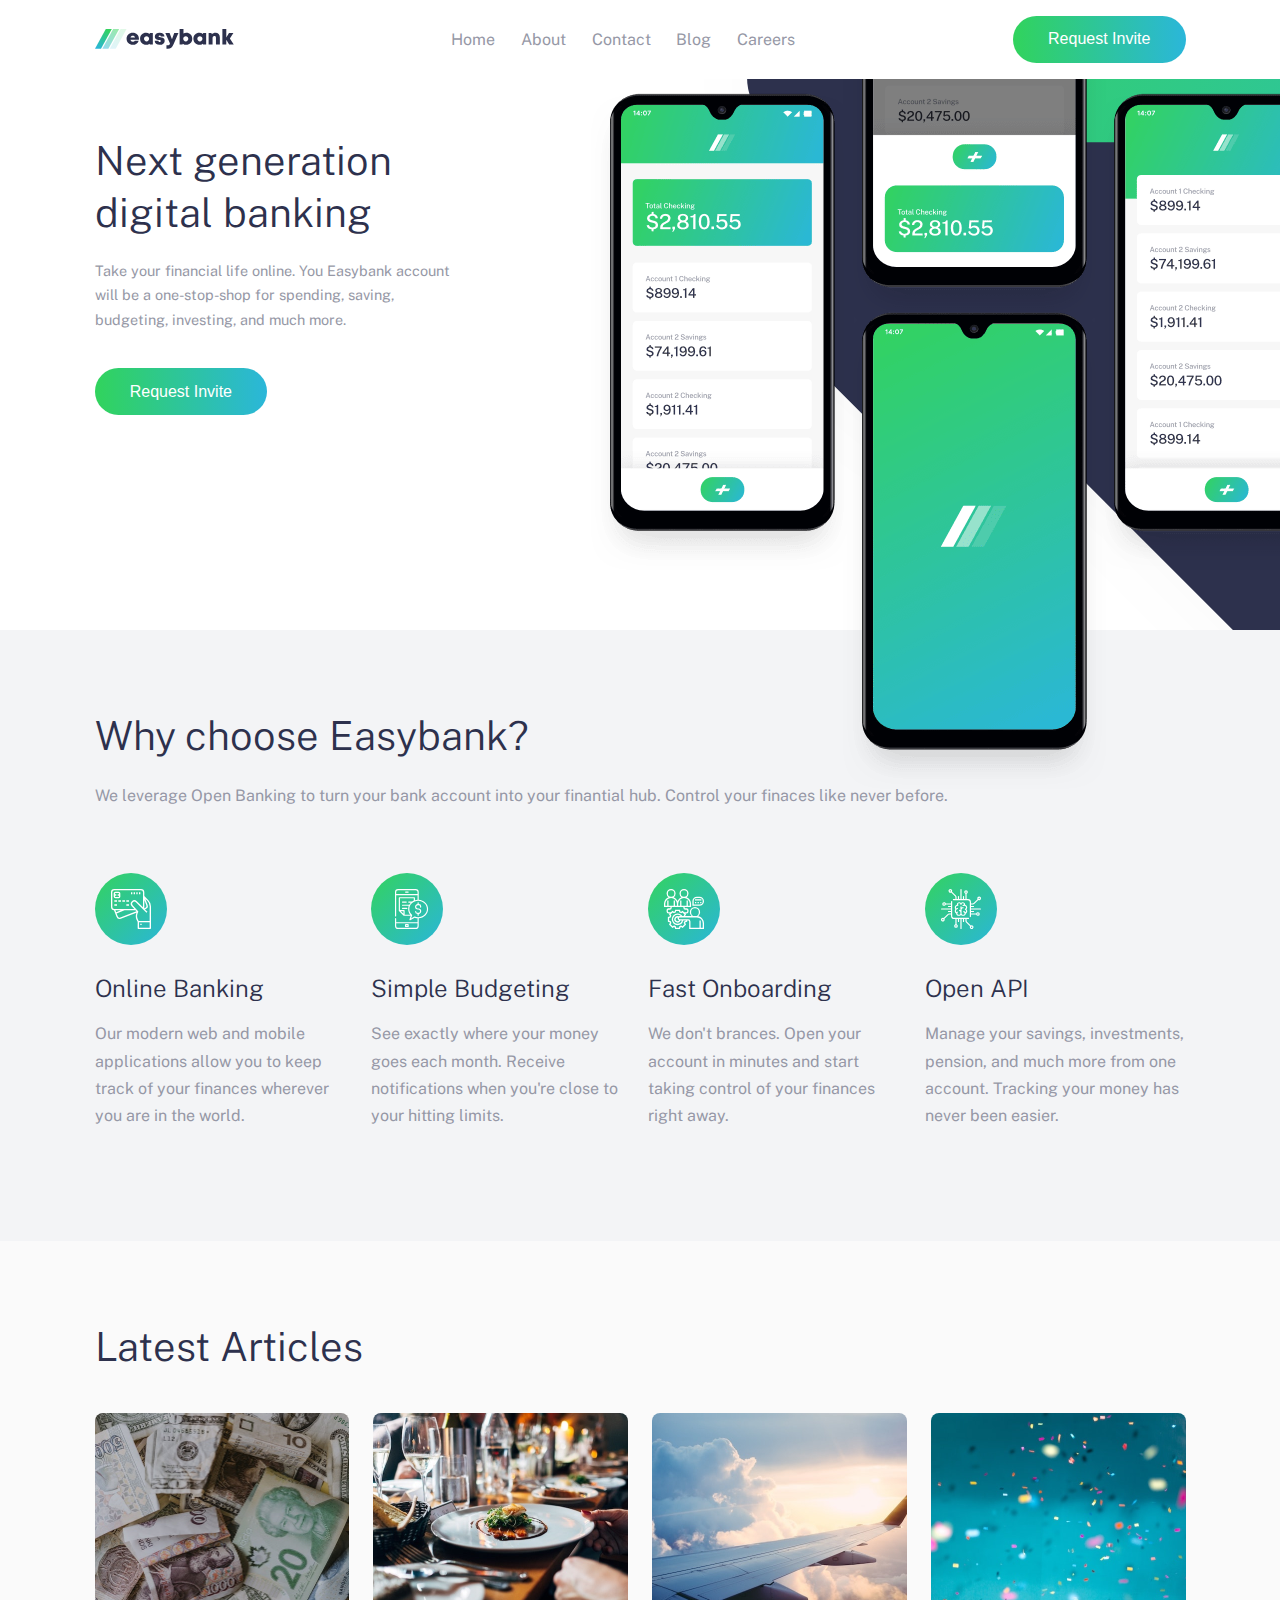
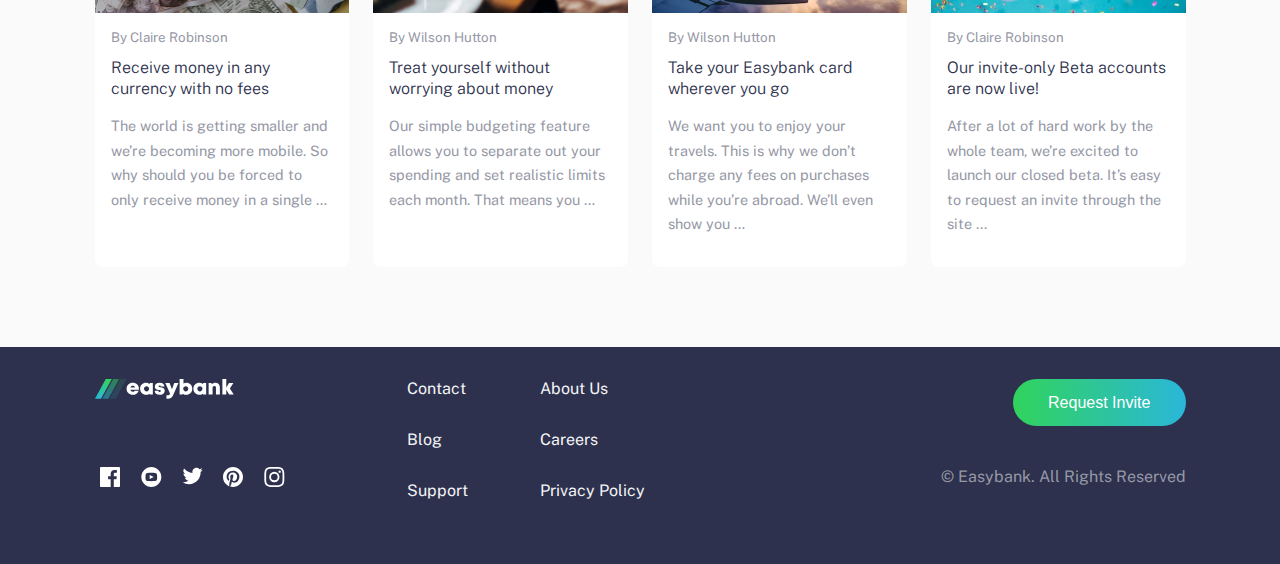
<file: easybank/index.html>
<!DOCTYPE html>
<html lang="en">
<head>
  <meta charset="UTF-8">
  <meta name="viewport" content="width=device-width, initial-scale=1.0">
  <title>EasyBank</title>
  <link rel="stylesheet" href="./static/css/style.css">
  <link href="https://fonts.googleapis.com/css2?family=Public+Sans:wght@300;400&display=swap" rel="stylesheet">
</head>
<body>

  <header class="header">
    <div class="wrapper">
      <div class="header__content">
        <img class="header__logo" src="./static/images/logo.svg" alt="">
        <input type="checkbox" name="" id="menu" class="menu__checkbox">
        <ul class="menu">
          <li class="menu__item"><a href="#">Home</a></li>
          <li class="menu__item"><a href="#">About</a></li>
          <li class="menu__item"><a href="#">Contact</a></li>
          <li class="menu__item"><a href="#">Blog</a></li>
          <li class="menu__item"><a href="#">Careers</a></li>
        </ul>
        <button class="button">Request Invite</button>
        <label for="menu" class="menu__button"></label>
      </div>
    </div>
  </header>

  <section class="hero">
    <div class="wrapper">
      <div class="hero__content">
        <div class="hero__image">
          <img class="hero__imageSrc" src="./static/images/image-mockups.png" alt="">
        </div>
        <div class="hero__description">
          <h1 class="title__h1">Next generation digital banking</h1>
          <p class="copy">Take your financial life online. You Easybank account will be a one-stop-shop for spending, saving, budgeting, investing, and much more.</p>
          <button class="button">Request Invite</button>
        </div>
      </div>
    </div>
  </section>
  
  <section class="why">
    <div class="wrapper">
      <h1 class="title__h1">Why choose Easybank?</h1>
      <p class="copy">
        We leverage Open Banking to turn your bank account into your finantial hub. Control your finaces like never before.
      </p>
      <div class="why__grid">

        <div class="why__item">
          <img src="./static/images/icon-online.svg" alt="">
          <h1 class="title__h2">Online Banking</h1>
          <p class="copy">
            Our modern web and mobile applications allow you to keep track of your finances wherever you are in the world.
          </p>
        </div>

        <div class="why__item">
          <img src="./static/images/icon-budgeting.svg" alt="">
          <h1 class="title__h2">Simple Budgeting</h1>
          <p class="copy">
            See exactly where your money goes each month. Receive notifications when you're close to your hitting limits.
          </p>
        </div>

        <div class="why__item">
          <img src="./static/images/icon-onboarding.svg" alt="">
          <h1 class="title__h2">Fast Onboarding</h1>
          <p class="copy">
            We don't brances. Open your account in minutes and start taking control of your finances right away.
          </p>
        </div>

        <div class="why__item">
          <img src="./static/images/icon-api.svg" alt="">
          <h1 class="title__h2">Open API</h1>
          <p class="copy">
            Manage your savings, investments, pension, and much more from one account. Tracking your money has never been easier.
          </p>
        </div>


      </div>
    </div>

  </section>

  <section class="latestArticles">
    <div class="wrapper">
      <h1 class="title__h1">Latest Articles</h1>

      <div class="latestArticles__grid">
        <article class="latestArticles__item">
          <img height="200" src="./static/images/image-currency.jpg" alt="">
          <div class="latestArticles__item__content">
            <small>By Claire Robinson</small>
            <h3 class="title__h3">Receive money in any currency with no fees</h3>
            <p class="copy">
              The world is getting smaller and we’re becoming more mobile. So why should you be 
              forced to only receive money in a single …
            </p>
          </div>
        </article>
        <article class="latestArticles__item">
          <img height="200" src="./static/images/image-restaurant.jpg" alt="">
          <div class="latestArticles__item__content">
            <small>By Wilson Hutton</small>
            <h3 class="title__h3">Treat yourself without worrying about money</h3>
            <p class="copy">
              Our simple budgeting feature allows you to separate out your spending and set realistic limits each month. That means you …
            </p>
          </div>
        </article>
        <article class="latestArticles__item">
          <img height="200" src="./static/images/image-plane.jpg" alt="">
          <div class="latestArticles__item__content">
            <small>By Wilson Hutton</small>
            <h3 class="title__h3">Take your Easybank card wherever you go</h3>
            <p class="copy">
              We want you to enjoy your travels. This is why we don’t charge any fees on purchases while you’re abroad. We’ll even show you …
            </p>
          </div>
        </article>
        <article class="latestArticles__item">
          <img height="200" src="./static/images/image-confetti.jpg" alt="">
          <div class="latestArticles__item__content">
            <small>By Claire Robinson</small>
            <h3 class="title__h3">Our invite-only Beta accounts are now live!</h3>
            <p class="copy">
              After a lot of hard work by the whole team, we’re excited to launch our closed beta. It’s easy to request an invite through the site ...
            </p>
          </div>
        </article>
      </div>


    </div>

  </section>

  <footer class="footer">
    <div class="wrapper">

      <svg class="footer__logo" xmlns="http://www.w3.org/2000/svg" width="139" height="20"><defs><linearGradient id="a" x1="72.195%" x2="17.503%" y1="0%" y2="100%"><stop offset="0%" stop-color="#33D35E"/><stop offset="100%" stop-color="#2AB6D9"/></linearGradient></defs><g fill="none" fill-rule="evenodd"><path fill="white" fill-rule="nonzero" d="M37.754 15.847c2.852 0 5.152-1.622 5.952-4.216h-3.897c-.376.665-1.14 1.066-2.055 1.066-1.237 0-2.065-.674-2.32-1.978h8.44c.051-.352.081-.694.081-1.037 0-3.335-2.537-5.95-6.201-5.95-3.568 0-6.175 2.564-6.175 6.049 0 3.473 2.628 6.066 6.175 6.066zm2.344-7.297h-4.596c.317-1.129 1.11-1.749 2.252-1.749 1.181 0 2 .613 2.344 1.75zm10.946 7.296c1.32 0 2.5-.434 3.43-1.188l.336.804h3.027V4.093h-2.919l-.4.88c-.94-.775-2.135-1.222-3.474-1.222-3.476 0-5.961 2.505-5.961 6.026 0 3.533 2.485 6.07 5.961 6.07zm.524-3.467c-1.467 0-2.545-1.108-2.545-2.593 0-1.475 1.069-2.583 2.545-2.583 1.466 0 2.544 1.108 2.544 2.583 0 1.485-1.078 2.593-2.544 2.593zm13.123 3.467c3.02 0 5.025-1.554 5.025-3.93 0-2.883-2.387-3.256-4.183-3.575-1.08-.193-1.95-.344-1.95-.99 0-.527.422-.838 1.05-.838.71 0 1.197.337 1.197 1.063h3.667c-.044-2.303-1.92-3.843-4.816-3.843-2.912 0-4.854 1.47-4.854 3.75 0 2.757 2.337 3.289 4.1 3.574 1.092.181 1.952.368 1.952 1.024 0 .587-.543.88-1.116.88-.742 0-1.32-.383-1.32-1.214h-3.77c.036 2.463 1.919 4.1 5.018 4.1zm8.1 3.858c2.936 0 4.344-1.257 5.877-4.736l4.764-10.863h-4.206l-2.249 6.263-2.412-6.263H70.31l4.698 10.43c-.53 1.414-.983 1.804-2.48 1.804H71.45v3.365h1.341zm18.504-3.858c3.5 0 5.973-2.515 5.973-6.048S94.796 3.75 91.295 3.75a5.332 5.332 0 00-2.825.784V0H84.6v15.474h2.897l.37-.844c.923.771 2.102 1.216 3.428 1.216zm-.523-3.467c-1.467 0-2.545-1.108-2.545-2.58 0-1.486 1.078-2.594 2.545-2.594 1.466 0 2.544 1.108 2.544 2.593 0 1.473-1.087 2.58-2.544 2.58zm13.598 3.467c1.32 0 2.5-.434 3.43-1.188l.336.804h3.027V4.093h-2.918l-.401.88c-.939-.775-2.135-1.222-3.474-1.222-3.476 0-5.96 2.505-5.96 6.026 0 3.533 2.484 6.07 5.96 6.07zm.524-3.467c-1.467 0-2.545-1.108-2.545-2.593 0-1.475 1.07-2.583 2.545-2.583 1.467 0 2.545 1.108 2.545 2.583 0 1.485-1.078 2.593-2.545 2.593zm12.653 3.095V9.403c0-1.447.702-2.3 1.923-2.3.986 0 1.483.657 1.483 1.98v6.39h3.915V8.543c0-2.897-1.733-4.773-4.373-4.773-1.47 0-2.733.565-3.58 1.508l-.537-1.172h-2.747v11.369h3.916zm13.748 0v-4.808l2.848 4.808h4.616l-3.902-5.95 3.543-5.419h-4.397l-2.708 4.454V0h-3.916v15.474h3.916z"/><g fill="url(#a)"><path d="M10.802 0L0 19.704h5.986L16.789 0z"/><path opacity=".5" d="M18.171 0L7.368 19.704h5.986L24.157 0z"/><path opacity=".15" d="M25.539 0L14.737 19.704h5.986L31.525 0z"/></g></g></svg>

      <p class="footer__social">
        <a href="#" class="icon__facebook"></a>
        <a href="#" class="icon__youtube"></a>
        <a href="#" class="icon__twitter"></a>
        <a href="#" class="icon__pinterest"></a>
        <a href="#" class="icon__instagram"></a>
      </p>

      <div class="footer__links">
        <a href="#" class="footer__link">Contact</a>
        <a href="#" class="footer__link">About Us</a>
        <a href="#" class="footer__link">Blog</a>
        <a href="#" class="footer__link">Careers</a>
        <a href="#" class="footer__link">Support</a>
        <a href="#" class="footer__link">Privacy Policy</a>
      </div>

      <div class="footer__button">
        <button class="button">Request Invite</button>
      </div>
      
      <p class="footer__copyright">© Easybank. All Rights Reserved</p>
    </div>

  </footer>

</body>
</html>
</file>
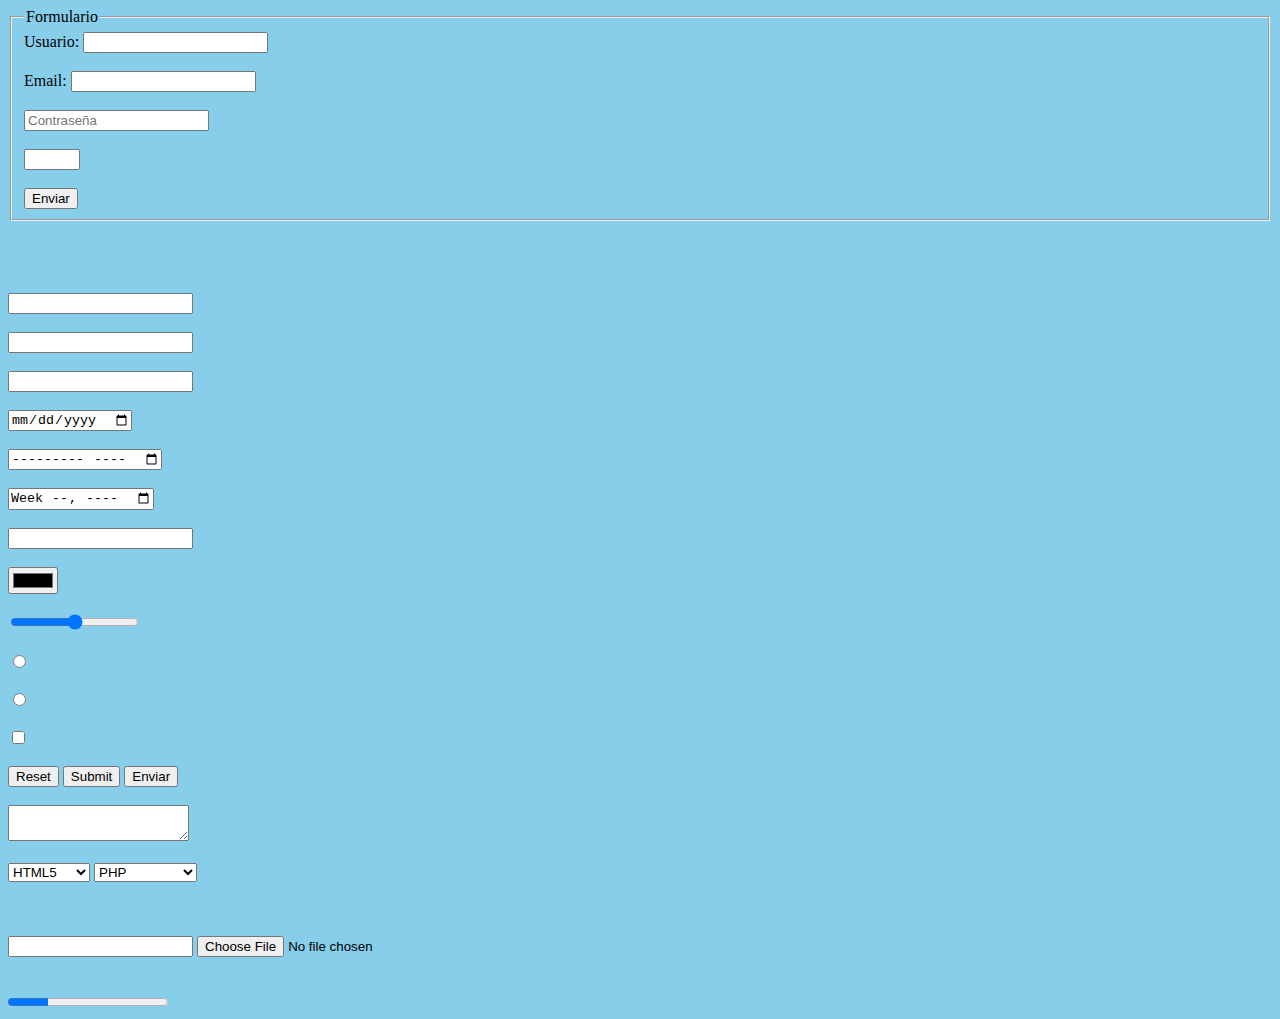
<file: html5css3/index.html>
<!DOCTYPE html>
<html lang="es">
<head>
	<meta charset="utf-8">
	<title>Introducción</title>
	<style type="text/css">
		body {
			background-color: skyblue;
		}
	</style>
</head>
<body>

	<form>
		<fieldset>
			<legend>Formulario</legend>
			<label for="usuario">Usuario: </label>
			<input type="text" name="usuario" required=""><br><br>
			<label for="email">Email: </label>
			<input type="email" name="email" required=""><br><br>
			<input type="password" name="" placeholder="Contraseña"><br><br>
			<input type="number" name="" min="0" max="10" step="2"><br><br>
			<button>Enviar</button>
		</fieldset>
	</form>

	<br>
	<br>
	<br>
	<br>

	<form>
		<input type="text" name=""><br><br>
		<input type="password" name=""><br><br>
		<input type="email" name=""><br><br>
		<input type="date" name=""><br><br>
		<input type="month" name=""><br><br>
		<input type="week" name=""><br><br>
		<input type="number" name=""><br><br>
		<input type="color" name=""><br><br>
		<input type="range" name=""><br><br>

		<input type="radio" name="" value="M"><br><br>
		<input type="radio" name="" value="F"><br><br>

		<input type="checkbox" name=""><br><br>

		<input type="reset" name="">
		<input type="submit" name="">
		<button>Enviar</button><br><br>

		<textarea></textarea><br><br>

		<select>
			<option>HTML5</option>
			<option>CSS3</option>
			<option>Javascript</option>
		</select>

		<select>
			<optgroup label="Lenguajes">
				<option>PHP</option>
				<option>Java</option>
				<option>C#</option>
			</optgroup>
			<optgroup label="Base de datos">
				<option>MySQL</option>
				<option>Oracle</option>
				<option>SQL Serve</option>
			</optgroup>
		</select>

		<br>
		<br>
		<br>
		<br>

		<input list="Etiquetas">
		<datalist id="Etiquetas">
			<option value="Texto"></option>
			<option value="Tablas"></option>
		</datalist>

		<input type="file" name="">
		<br>
		<br>
		<br>

		<progress value="25" max="100">

	</form>

	<table border="1">
		<caption>Tabla 1</caption>
		<tr>
			<th>Título 1</th>
			<th>Título 2</th>
		</tr>
		<tr>
			<td>Columna 1</td>
			<td>Columna 2</td>	
		</tr>
		<tr>
			<td>Columna 3</td>
			<td>Columna 4</td>
		</tr>
	</table>

	<table border="1">
		<caption>Tabla 2</caption>
		<tr>
			<td>Columna 1</td>
			<td colspan="2">Columna 2 y 3</td>
			<!-- <td>Columna 3</td> -->
		</tr>
		<tr>
			<td>Columna 4</td>
			<td>Columna 5</td>
			<td>Columna 6</td>		
		</tr>
	</table>

	<table border="1">
		<caption>Tabla 3</caption>
		<tr>
			<td rowspan="2">Columna 1 y 4</td>
			<td>Columna 2</td>
			<td>Columna 3</td>
		</tr>
		<tr>
			<!-- <td>Columna 4</td> -->
			<td>Columna 5</td>
			<td>Columna 6</td>		
		</tr>
	</table>


	<img src="semantica/airplane.svg" width="100" alt="100">
	<img src="semantica/airplane.svg" width="200" alt="200">
	<img src="semantica/airplane.svg" width="300" alt="300">
	<img src="semantica/airplane.svg" width="400" alt="400">


	<a href="semantica/airplane.svg">Aeroplano</a>
	<a href="semantica/airplane.svg" target="_blank">Aeroplano</a>

	<p>Lorem <em>ipsum</em> dolor sit <s>amet</s>, consectetur adipisicing elit, sed do eiusmod
	tempor incididunt ut labore et dolore magna aliqua.</p>
	<pre><strong>Excepteur</strong> sint occaecat cupidatat non proident, sunt in culpa qui officia 

	deserunt mollit anim id est laborum.</pre>
	<blockquote>Ut enim ad minim veniam, quis nostrud exercitation ullamco laboris nisi ut aliquip ex ea commodo consequat. Duis aute irure dolor in reprehenderit in voluptate velit esse cillum dolore eu fugiat nulla pariatur.</blockquote>
	<p>Log<sub>10</sub></p>
	<p>X<sup>10</sup></p>
	<h1>Título</h1>
	<h2>Título</h2>
	<h3>Título</h3>
	<h4>Título</h4>
	<h5>Título</h5>
	<h6>Título</h6>

	<p>Lista ordena</p>
	<ol>
		<li>Item 1</li>
		<li>Item 2</li>
		<li>Item 3</li>
	</ol>
	<p>Lista desordenada</p>
	<ul>
		<li>Item 1</li>
		<li>Item 2</li>
		<li>Item 3</li>
	</ul>
</body>
</html>
</file>
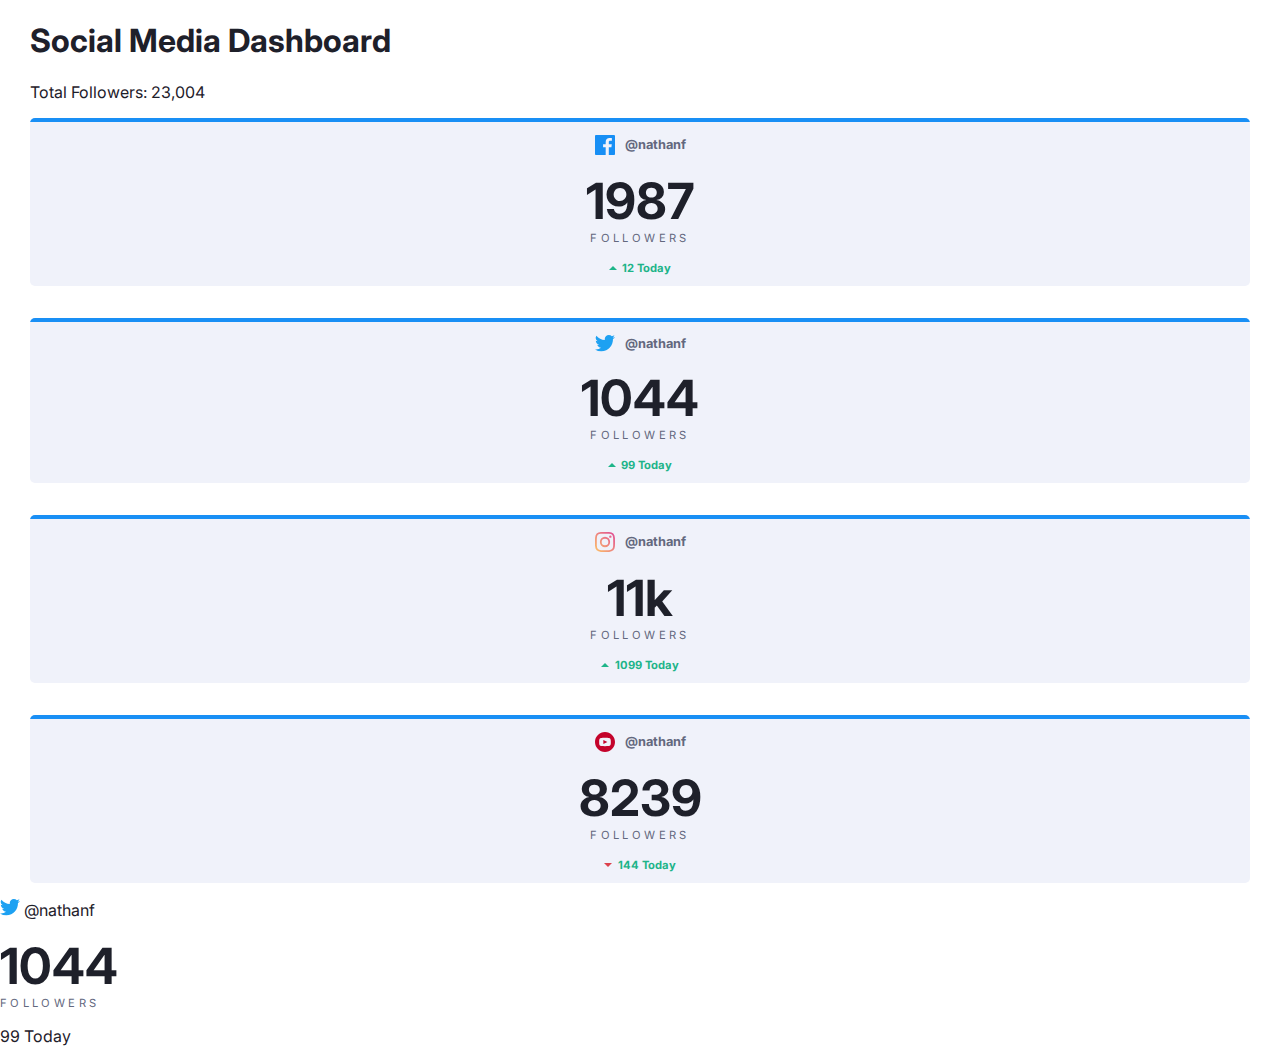
<file: social-dashboard/index.html>
<!DOCTYPE html>
<html lang="en">
<head>
  <meta charset="UTF-8">
  <meta name="viewport" content="width=device-width, initial-scale=1.0">
  <title>Social Media Dashboard</title>
  <link href="https://fonts.googleapis.com/css2?family=Inter:wght@400;700&display=swap" rel="stylesheet">
  <link rel="stylesheet" href="./css/styles.css">
</head>
<body>

  <header>
    <div class="wrapper">
      <h1>Social Media Dashboard</h1>
      <p>Total Followers: 23,004</p>
    </div>
  </header>

  <section class="">
    <div class="wrapper">

      <div class="grid">
        <article class="card">
          <p class="card-title">
            <img src="./images/icon-facebook.svg" alt="">
            @nathanf
          </p>
          <p class="card-followers">
            <span class="card-followers-number">1987</span>
            <span class="card-followers-title">Followers</span>
          </p>
          <p class="card-today">
            <img src="./images/icon-up.svg" alt="">
            12 Today
          </p>
        </article>
  
        <article class="card">
          <p class="card-title">
            <img src="./images/icon-twitter.svg" alt="">
            @nathanf
          </p>
          <p class="card-followers">
            <span class="card-followers-number">1044</span>
            <span class="card-followers-title">Followers</span>
          </p>
          <p class="card-today">
            <img src="./images/icon-up.svg" alt="">
            99 Today
          </p>
        </article>     
  
        <article class="card">
          <p class="card-title">
            <img src="./images/icon-instagram.svg" alt="">
            @nathanf
          </p>
          <p class="card-followers">
            <span class="card-followers-number">11k</span>
            <span class="card-followers-title">Followers</span>
          </p>
          <p class="card-today">
            <img src="./images/icon-up.svg" alt="">
            1099 Today
          </p>
        </article>
  
        <article class="card">
          <p class="card-title">
            <img src="./images/icon-youtube.svg" alt="">
            @nathanf
          </p>
          <p class="card-followers">
            <span class="card-followers-number">8239</span>
            <span class="card-followers-title">Followers</span>
          </p>
          <p class="card-today">
            <img src="./images/icon-down.svg" alt="">
            144 Today
          </p>
        </article>
      </div>


    </div>
  </section>
  

  <section>
    <p>
      <img src="./images/icon-twitter.svg" alt="">
      @nathanf
    </p>
    <p>
      <span class="card-followers-number">1044</span>
      <span class="card-followers-title">Followers</span>
    </p>
    <p>
      99 Today
    </p>
  </section>

</body>
</html>
</file>
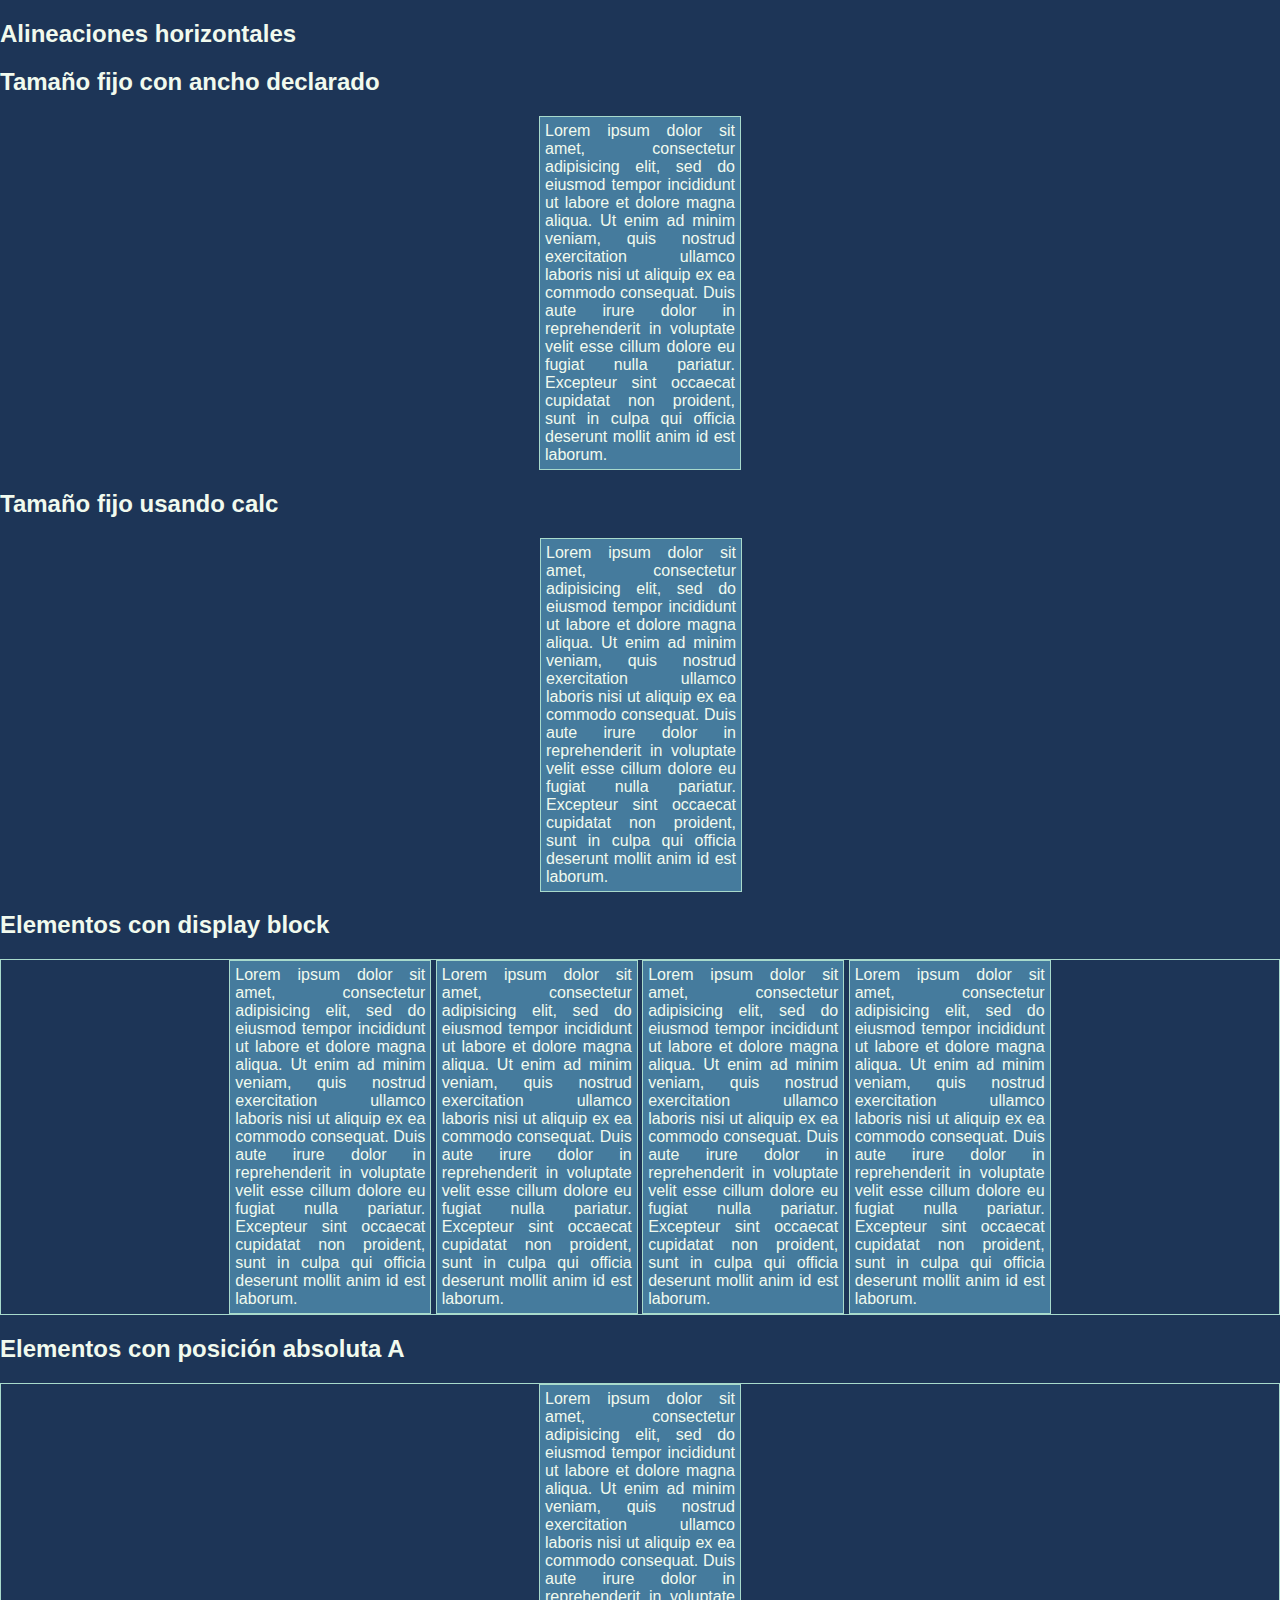
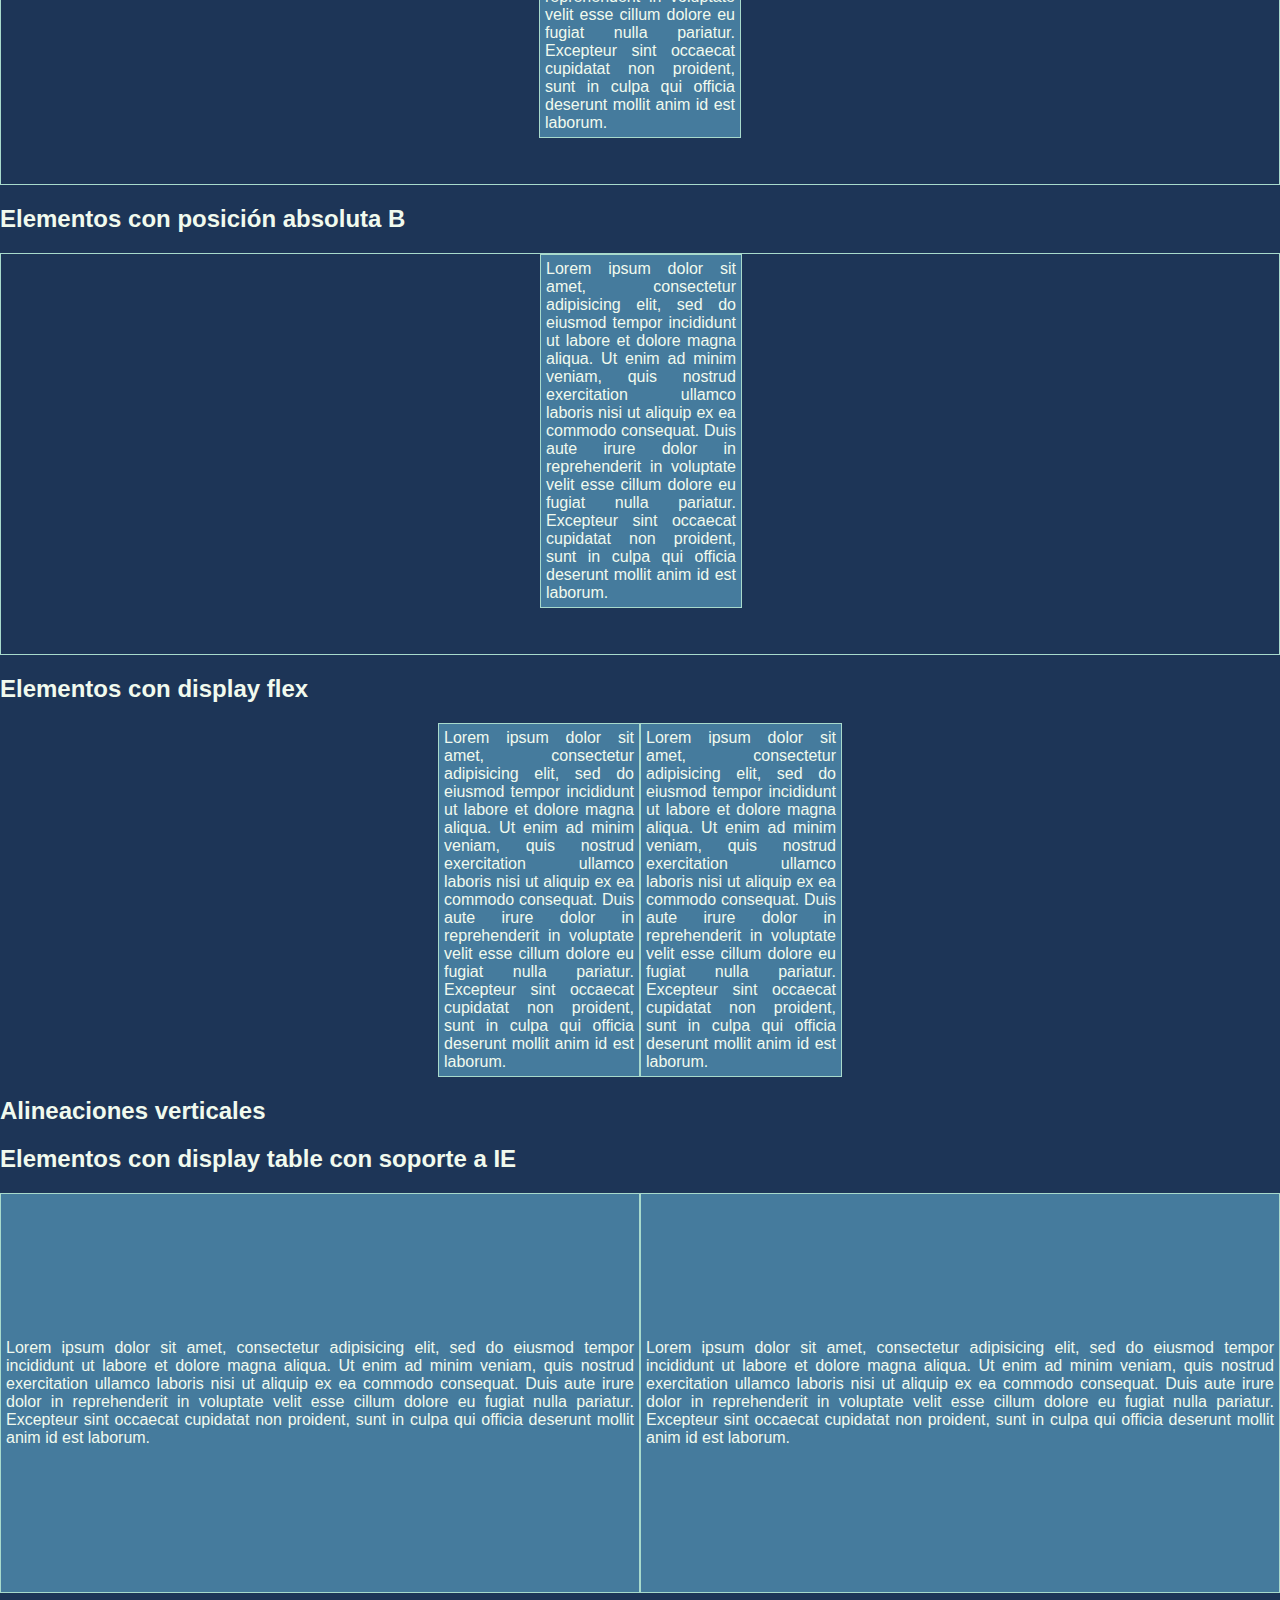
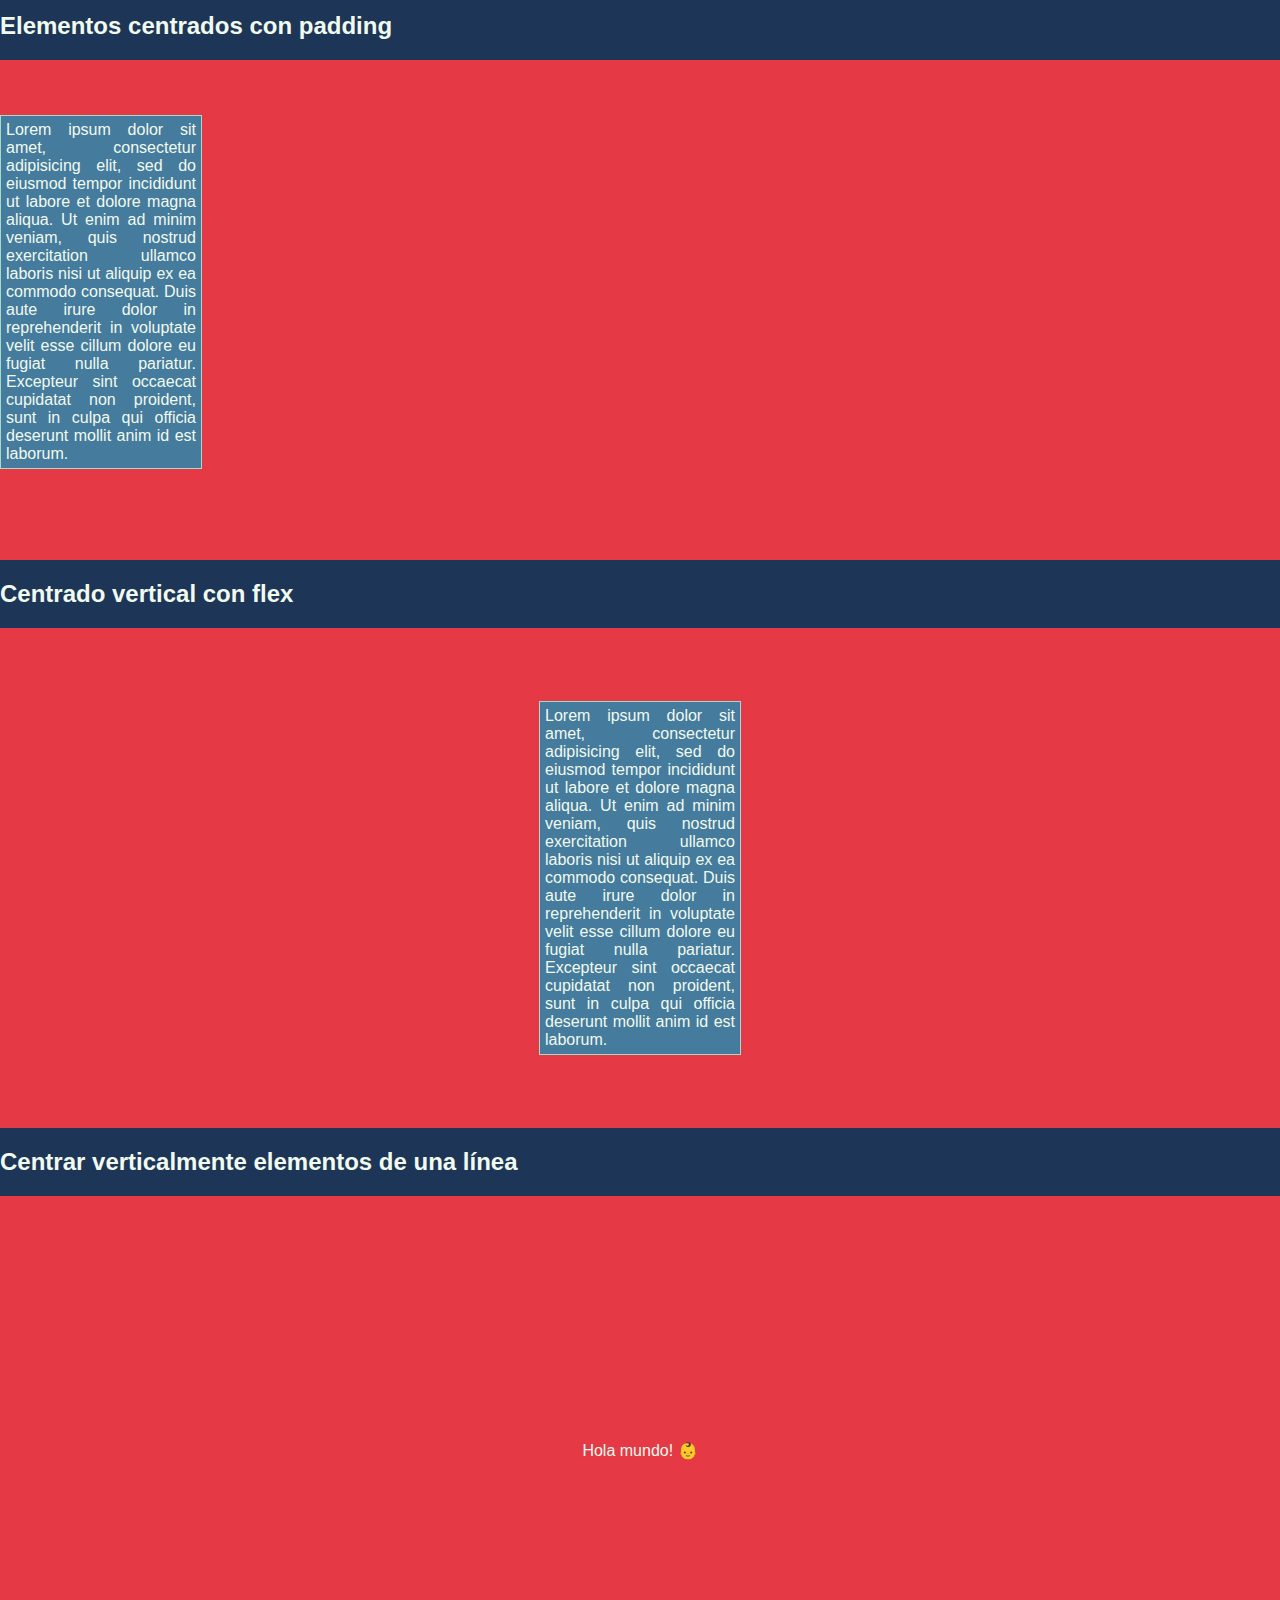
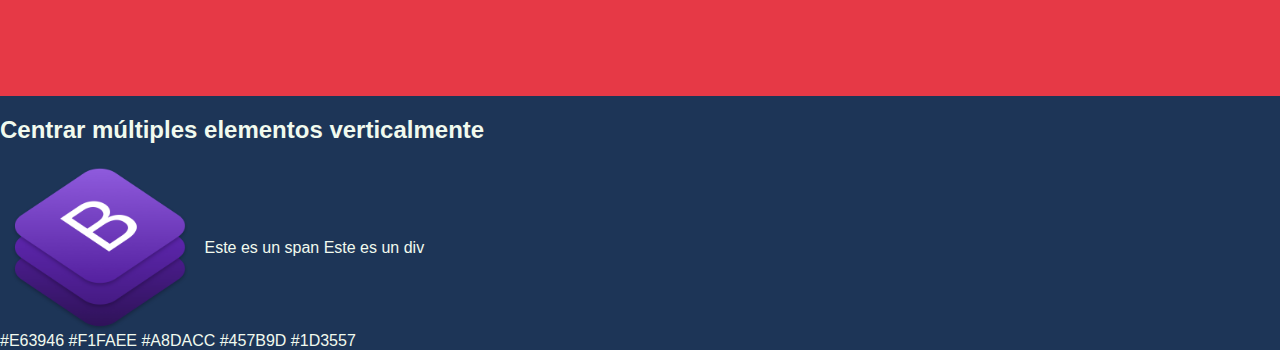
<file: desarrolloweb/alineaciones/index.html>
<!DOCTYPE html>
<html lang="en">
<head>
	<meta charset="UTF-8">
	<title>Alineación con CSS</title>
	<link rel="stylesheet" type="text/css" href="css/style.css">
</head>
<body>
	<h2>Alineaciones horizontales</h2>
	<h2>Tamaño fijo con ancho declarado</h2>
	<div class="caja tipo-a">
		<p>Lorem ipsum dolor sit amet, consectetur adipisicing elit, sed do eiusmod
		tempor incididunt ut labore et dolore magna aliqua. Ut enim ad minim veniam,
		quis nostrud exercitation ullamco laboris nisi ut aliquip ex ea commodo
		consequat. Duis aute irure dolor in reprehenderit in voluptate velit esse
		cillum dolore eu fugiat nulla pariatur. Excepteur sint occaecat cupidatat non
		proident, sunt in culpa qui officia deserunt mollit anim id est laborum.</p>
	</div>
	<h2>Tamaño fijo usando calc</h2>
	<div class="caja tipo-b">
		<p>Lorem ipsum dolor sit amet, consectetur adipisicing elit, sed do eiusmod
		tempor incididunt ut labore et dolore magna aliqua. Ut enim ad minim veniam,
		quis nostrud exercitation ullamco laboris nisi ut aliquip ex ea commodo
		consequat. Duis aute irure dolor in reprehenderit in voluptate velit esse
		cillum dolore eu fugiat nulla pariatur. Excepteur sint occaecat cupidatat non
		proident, sunt in culpa qui officia deserunt mollit anim id est laborum.</p>
	</div>
	<h2>Elementos con display block</h2>
	<div class="tipo-c">
		<div class="caja">
			<p>Lorem ipsum dolor sit amet, consectetur adipisicing elit, sed do eiusmod
				tempor incididunt ut labore et dolore magna aliqua. Ut enim ad minim veniam,
				quis nostrud exercitation ullamco laboris nisi ut aliquip ex ea commodo
				consequat. Duis aute irure dolor in reprehenderit in voluptate velit esse
				cillum dolore eu fugiat nulla pariatur. Excepteur sint occaecat cupidatat non
			proident, sunt in culpa qui officia deserunt mollit anim id est laborum.</p>
		</div>
		<div class="caja">
			<p>Lorem ipsum dolor sit amet, consectetur adipisicing elit, sed do eiusmod
				tempor incididunt ut labore et dolore magna aliqua. Ut enim ad minim veniam,
				quis nostrud exercitation ullamco laboris nisi ut aliquip ex ea commodo
				consequat. Duis aute irure dolor in reprehenderit in voluptate velit esse
				cillum dolore eu fugiat nulla pariatur. Excepteur sint occaecat cupidatat non
			proident, sunt in culpa qui officia deserunt mollit anim id est laborum.</p>
		</div>
		<div class="caja">
			<p>Lorem ipsum dolor sit amet, consectetur adipisicing elit, sed do eiusmod
				tempor incididunt ut labore et dolore magna aliqua. Ut enim ad minim veniam,
				quis nostrud exercitation ullamco laboris nisi ut aliquip ex ea commodo
				consequat. Duis aute irure dolor in reprehenderit in voluptate velit esse
				cillum dolore eu fugiat nulla pariatur. Excepteur sint occaecat cupidatat non
			proident, sunt in culpa qui officia deserunt mollit anim id est laborum.</p>
		</div>
		<div class="caja">
			<p>Lorem ipsum dolor sit amet, consectetur adipisicing elit, sed do eiusmod
				tempor incididunt ut labore et dolore magna aliqua. Ut enim ad minim veniam,
				quis nostrud exercitation ullamco laboris nisi ut aliquip ex ea commodo
				consequat. Duis aute irure dolor in reprehenderit in voluptate velit esse
				cillum dolore eu fugiat nulla pariatur. Excepteur sint occaecat cupidatat non
			proident, sunt in culpa qui officia deserunt mollit anim id est laborum.</p>
		</div>		
	</div>
	<h2>Elementos con posición absoluta A</h2>
	<div class="relative">
		<div class=" caja tipo-d">
			<p>Lorem ipsum dolor sit amet, consectetur adipisicing elit, sed do eiusmod
			tempor incididunt ut labore et dolore magna aliqua. Ut enim ad minim veniam,
			quis nostrud exercitation ullamco laboris nisi ut aliquip ex ea commodo
			consequat. Duis aute irure dolor in reprehenderit in voluptate velit esse
			cillum dolore eu fugiat nulla pariatur. Excepteur sint occaecat cupidatat non
			proident, sunt in culpa qui officia deserunt mollit anim id est laborum.</p>
		</div>
	</div>
	<h2>Elementos con posición absoluta B</h2>
	<div class="relative">
		<div class="caja tipo-e">
			<p>Lorem ipsum dolor sit amet, consectetur adipisicing elit, sed do eiusmod
			tempor incididunt ut labore et dolore magna aliqua. Ut enim ad minim veniam,
			quis nostrud exercitation ullamco laboris nisi ut aliquip ex ea commodo
			consequat. Duis aute irure dolor in reprehenderit in voluptate velit esse
			cillum dolore eu fugiat nulla pariatur. Excepteur sint occaecat cupidatat non
			proident, sunt in culpa qui officia deserunt mollit anim id est laborum.</p>
		</div>
	</div>
	<h2>Elementos con display flex</h2>
	<div class="tipo-f">
		<div class="caja">
			<p>Lorem ipsum dolor sit amet, consectetur adipisicing elit, sed do eiusmod
			tempor incididunt ut labore et dolore magna aliqua. Ut enim ad minim veniam,
			quis nostrud exercitation ullamco laboris nisi ut aliquip ex ea commodo
			consequat. Duis aute irure dolor in reprehenderit in voluptate velit esse
			cillum dolore eu fugiat nulla pariatur. Excepteur sint occaecat cupidatat non
			proident, sunt in culpa qui officia deserunt mollit anim id est laborum.</p>
		</div>
		<div class="caja">
			<p>Lorem ipsum dolor sit amet, consectetur adipisicing elit, sed do eiusmod
			tempor incididunt ut labore et dolore magna aliqua. Ut enim ad minim veniam,
			quis nostrud exercitation ullamco laboris nisi ut aliquip ex ea commodo
			consequat. Duis aute irure dolor in reprehenderit in voluptate velit esse
			cillum dolore eu fugiat nulla pariatur. Excepteur sint occaecat cupidatat non
			proident, sunt in culpa qui officia deserunt mollit anim id est laborum.</p>
		</div>
	</div>
	<h2>Alineaciones verticales</h2>
	<h2>Elementos con display table con soporte a IE</h2>
	<div class="tipo-g">
		<div class="caja">
			<p>Lorem ipsum dolor sit amet, consectetur adipisicing elit, sed do eiusmod
			tempor incididunt ut labore et dolore magna aliqua. Ut enim ad minim veniam,
			quis nostrud exercitation ullamco laboris nisi ut aliquip ex ea commodo
			consequat. Duis aute irure dolor in reprehenderit in voluptate velit esse
			cillum dolore eu fugiat nulla pariatur. Excepteur sint occaecat cupidatat non
			proident, sunt in culpa qui officia deserunt mollit anim id est laborum.</p>
		</div>
		<div class="caja">
			<p>Lorem ipsum dolor sit amet, consectetur adipisicing elit, sed do eiusmod
			tempor incididunt ut labore et dolore magna aliqua. Ut enim ad minim veniam,
			quis nostrud exercitation ullamco laboris nisi ut aliquip ex ea commodo
			consequat. Duis aute irure dolor in reprehenderit in voluptate velit esse
			cillum dolore eu fugiat nulla pariatur. Excepteur sint occaecat cupidatat non
			proident, sunt in culpa qui officia deserunt mollit anim id est laborum.</p>
		</div>
	</div>
	<h2>Elementos centrados con padding</h2>
	<div class="tipo-h height">
		<div class="caja">
			<p>Lorem ipsum dolor sit amet, consectetur adipisicing elit, sed do eiusmod
			tempor incididunt ut labore et dolore magna aliqua. Ut enim ad minim veniam,
			quis nostrud exercitation ullamco laboris nisi ut aliquip ex ea commodo
			consequat. Duis aute irure dolor in reprehenderit in voluptate velit esse
			cillum dolore eu fugiat nulla pariatur. Excepteur sint occaecat cupidatat non
			proident, sunt in culpa qui officia deserunt mollit anim id est laborum.</p>
		</div>
	</div>
	<h2>Centrado vertical con flex</h2>
	<div class="tipo-i height">
		<div class="caja">
			<p>Lorem ipsum dolor sit amet, consectetur adipisicing elit, sed do eiusmod
			tempor incididunt ut labore et dolore magna aliqua. Ut enim ad minim veniam,
			quis nostrud exercitation ullamco laboris nisi ut aliquip ex ea commodo
			consequat. Duis aute irure dolor in reprehenderit in voluptate velit esse
			cillum dolore eu fugiat nulla pariatur. Excepteur sint occaecat cupidatat non
			proident, sunt in culpa qui officia deserunt mollit anim id est laborum.</p>
		</div>
	</div>
	<h2>Centrar verticalmente elementos de una línea</h2>
	<div class="height">
		<p class="tipo-j">Hola mundo! 👶</p>
	</div>
	<h2>Centrar múltiples elementos verticalmente</h2>
	<article class="tipo-k">
		<img src="images/bootstrap-stack.png" width="200" alt="Esta es una imagen" />
		<span>Este es un span</span>
		<div>Este es un div</div>
	</article>
	#E63946
	#F1FAEE
	#A8DACC
	#457B9D
	#1D3557
</body>
</html>
</file>
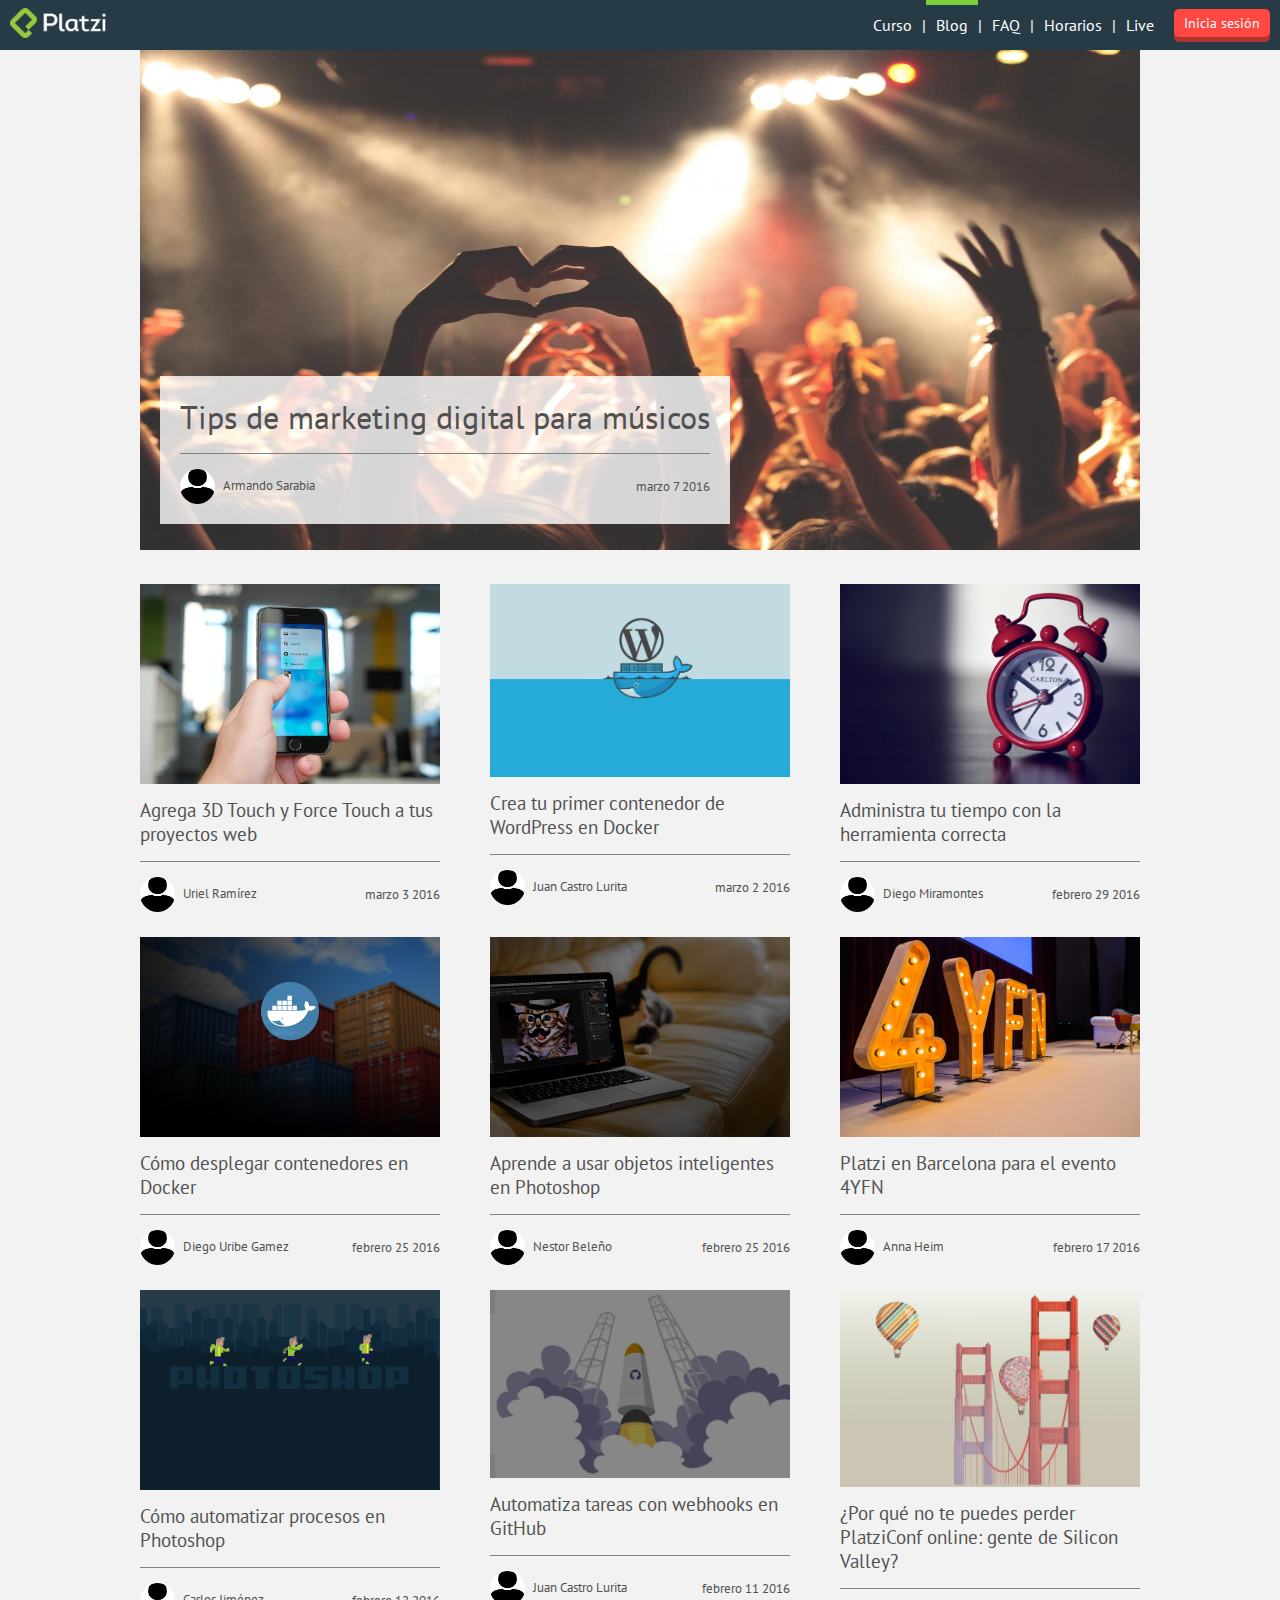
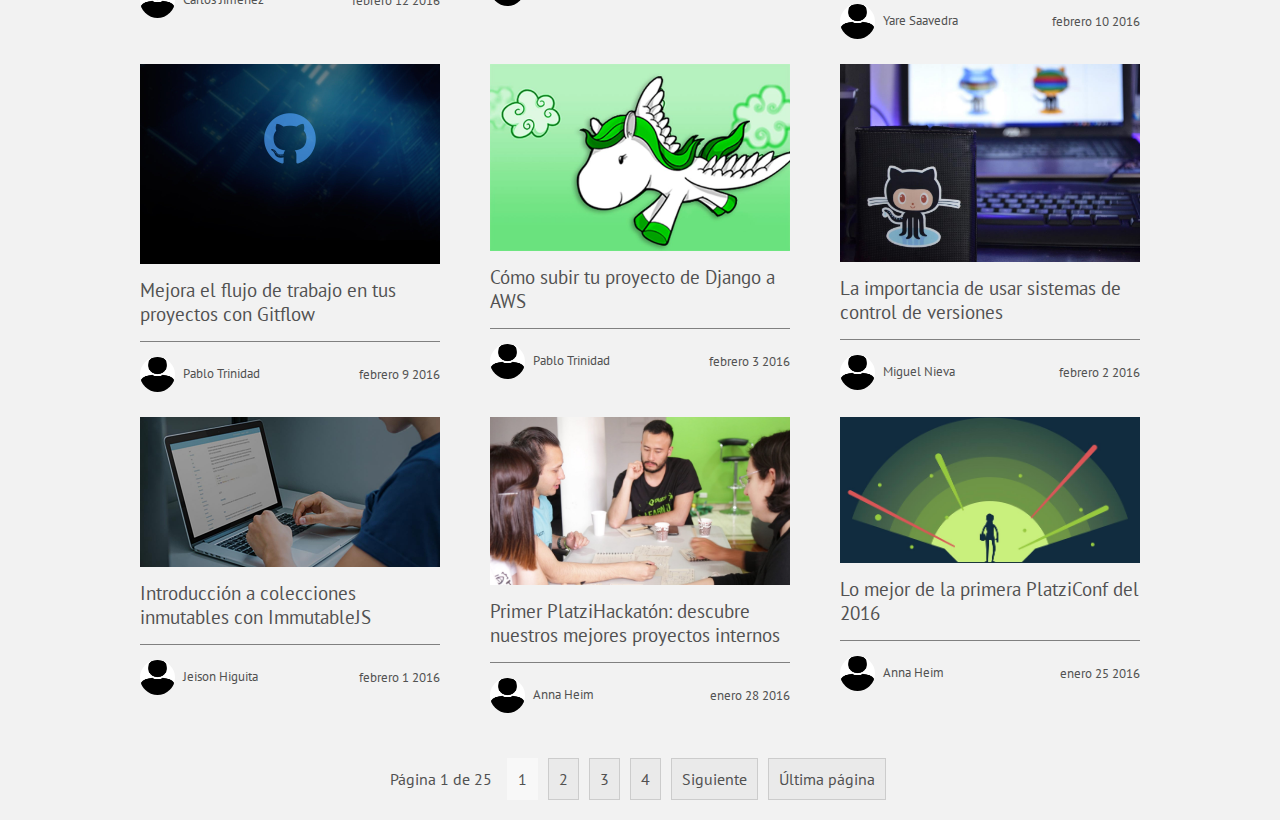
<file: desarrolloweb/blog/index.html>
<!DOCTYPE html>
<html lang="es">
<head>
	<meta charset="UTF-8">
	<title>Platzi Blog</title>
	<link rel="stylesheet" type="text/css" href="css/style.css">
	<link href="https://fonts.googleapis.com/css?family=PT+Sans" rel="stylesheet">
</head>
<body>
	<header>
		<a href="index.html">
			<img src="images/logo.png" height="30" alt="Logo">
		</a>
		<div class="nav-right">
			<nav>
				<ul>
					<li><a href="#">Curso</a></li>
					<li><a href="#" class="active">Blog</a></li>
					<li><a href="#">FAQ</a></li>
					<li><a href="#">Horarios</a></li>
					<li><a href="#">Live</a></li>
				</ul>
			</nav>
			<a href="#" class="button login">Inicia sesión</a>
		</div>
	</header>
	<section class="blog">
		<article class="portada">
			<img src="images/portada.jpg" width="1000" height="500" alt="Portada">
			<div class="description">
				<h1>Tips de marketing digital para músicos</h1>
				<div class="autor">
					<p>
						<img src="images/autor.png" width="35" height="35" alt="autor"><span>Armando Sarabia</span>
					</p>
					<span>marzo 7 2016</span>
				</div>
			</div>
		</article>
		<section class="blog-grid">
			<article class="grid-item">
				<img src="images/1.jpg" width="300" alt="Item1">
				<div class="description">
					<h3>Agrega 3D Touch y Force Touch a tus proyectos web</h3>
					<div class="autor">
						<p>
							<img src="images/autor.png" width="35" height="35" alt="autor"><span>Uriel Ramírez</span>
						</p>
						<span>marzo 3 2016</span>
					</div>
				</div>
			</article>
			<article class="grid-item">
				<img src="images/2.jpg" width="300" alt="Item2">
				<div class="description">
					<h3>Crea tu primer contenedor de WordPress en Docker</h3>
					<div class="autor">
						<p>
							<img src="images/autor.png" width="35" height="35" alt="autor"><span>Juan Castro Lurita</span>
						</p>
						<span>marzo 2 2016</span>
					</div>
				</div>
			</article>
			<article class="grid-item">
				<img src="images/3.jpg" width="300" alt="Item3">
				<div class="description">
					<h3>Administra tu tiempo con la herramienta correcta</h3>
					<div class="autor">
						<p>
							<img src="images/autor.png" width="35" height="35" alt="autor"><span>Diego Miramontes</span>
						</p>
						<span>febrero 29 2016</span>
					</div>
				</div>
			</article>
			<article class="grid-item">
				<img src="images/4.jpg" width="300" alt="Item4">
				<div class="description">
					<h3>Cómo desplegar contenedores en Docker</h3>
					<div class="autor">
						<p>
							<img src="images/autor.png" width="35" height="35" alt="autor"><span>Diego Uribe Gamez</span>
						</p>
						<span>febrero 25 2016</span>
					</div>
				</div>
			</article>
			<article class="grid-item">
				<img src="images/5.jpg" width="300" alt="Item5">
				<div class="description">
					<h3>Aprende a usar objetos inteligentes en Photoshop</h3>
					<div class="autor">
						<p>
							<img src="images/autor.png" width="35" height="35" alt="autor"><span>Nestor Beleño</span>
						</p>
						<span>febrero 25 2016</span>
					</div>
				</div>
			</article>
			<article class="grid-item">
				<img src="images/6.jpg" width="300" alt="Item6">
				<div class="description">
					<h3>Platzi en Barcelona para el evento 4YFN</h3>
					<div class="autor">
						<p>
							<img src="images/autor.png" width="35" height="35" alt="autor"><span>Anna Heim</span>
						</p>
						<span>febrero 17 2016</span>
					</div>
				</div>
			</article>
			<article class="grid-item">
				<img src="images/7.png" width="300" alt="Item7">
				<div class="description">
					<h3>Cómo automatizar procesos en Photoshop</h3>
					<div class="autor">
						<p>
							<img src="images/autor.png" width="35" height="35" alt="autor"><span>Carlos Jiménez</span>
						</p>
						<span>febrero 12 2016</span>
					</div>
				</div>
			</article>
			<article class="grid-item">
				<img src="images/8.jpg" width="300" alt="Item8">
				<div class="description">
					<h3>Automatiza tareas con webhooks en GitHub</h3>
					<div class="autor">
						<p>
							<img src="images/autor.png" width="35" height="35" alt="autor"><span>Juan Castro Lurita</span>
						</p>
						<span>febrero 11 2016</span>
					</div>
				</div>
			</article>
			<article class="grid-item">
				<img src="images/9.jpg" width="300" alt="Item9">
				<div class="description">
					<h3>¿Por qué no te puedes perder PlatziConf online: gente de Silicon Valley?</h3>
					<div class="autor">
						<p>
							<img src="images/autor.png" width="35" height="35" alt="autor"><span>Yare Saavedra</span>
						</p>
						<span>febrero 10 2016</span>
					</div>
				</div>
			</article>
			<article class="grid-item">
				<img src="images/10.jpg" width="300" alt="Item10">
				<div class="description">
					<h3>Mejora el flujo de trabajo en tus proyectos con Gitflow</h3>
					<div class="autor">
						<p>
							<img src="images/autor.png" width="35" height="35" alt="autor"><span>Pablo Trinidad</span>
						</p>
						<span>febrero 9 2016</span>
					</div>
				</div>
			</article>
			<article class="grid-item">
				<img src="images/11.jpg" width="300" alt="Item11">
				<div class="description">
					<h3>Cómo subir tu proyecto de Django a AWS</h3>
					<div class="autor">
						<p>
							<img src="images/autor.png" width="35" height="35" alt="autor"><span>Pablo Trinidad</span>
						</p>
						<span>febrero 3 2016</span>
					</div>
				</div>
			</article>
			<article class="grid-item">
				<img src="images/12.jpg" width="300" alt="Item12">
				<div class="description">
					<h3>La importancia de usar sistemas de control de versiones</h3>
					<div class="autor">
						<p>
							<img src="images/autor.png" width="35" height="35" alt="autor"><span>Miguel Nieva</span>
						</p>
						<span>febrero 2 2016</span>
					</div>
				</div>
			</article>
			<article class="grid-item">
				<img src="images/13.jpg" width="300" alt="Item13">
				<div class="description">
					<h3>Introducción a colecciones inmutables con ImmutableJS</h3>
					<div class="autor">
						<p>
							<img src="images/autor.png" width="35" height="35" alt="autor"><span>Jeison Higuita</span>
						</p>
						<span>febrero 1 2016</span>
					</div>
				</div>
			</article>
			<article class="grid-item">
				<img src="images/14.jpg" width="300" alt="Item14">
				<div class="description">
					<h3>Primer PlatziHackatón: descubre nuestros mejores proyectos internos</h3>
					<div class="autor">
						<p>
							<img src="images/autor.png" width="35" height="35" alt="autor"><span>Anna Heim</span>
						</p>
						<span>enero 28 2016</span>
					</div>
				</div>
			</article>
			<article class="grid-item">
				<img src="images/15.jpg" width="300" alt="Item15">
				<div class="description">
					<h3>Lo mejor de la primera PlatziConf del 2016</h3>
					<div class="autor">
						<p>
							<img src="images/autor.png" width="35" height="35" alt="autor"><span>Anna Heim</span>
						</p>
						<span>enero 25 2016</span>
					</div>
				</div>
			</article>
		</section>
		<div class="paginador">
			<span>Página 1 de 25</span>
			<ul>
				<li class="paginador-active"><a href="#">1</a></li>
				<li><a href="#">2</a></li>
				<li><a href="#">3</a></li>
				<li><a href="#">4</a></li>
				<li><a href="#">Siguiente</a></li>
				<li><a href="#">Última página</a></li>
			</ul>
		</div>
	</section>
</body>
</html>
</file>
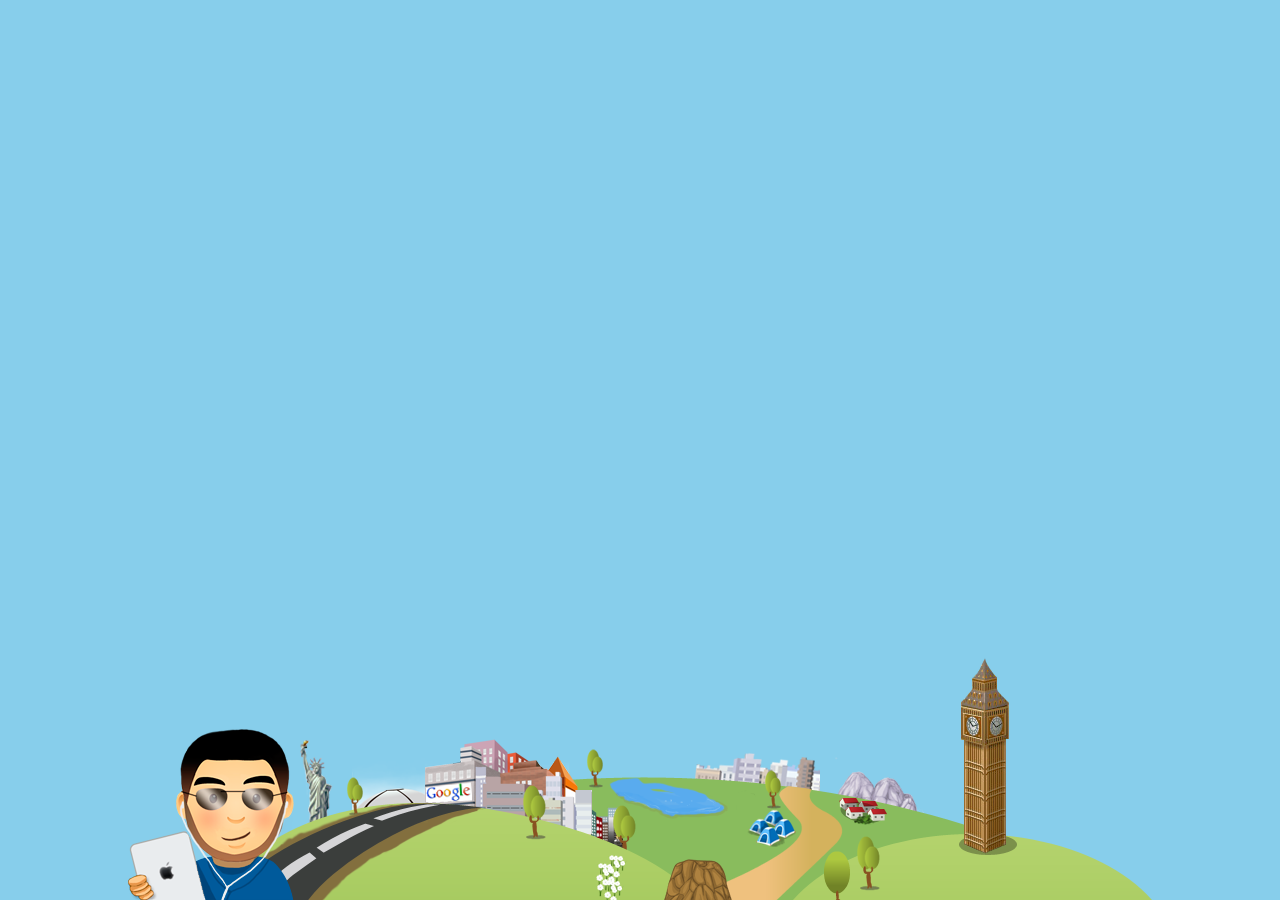
<file: desarrolloweb/css/index.html>
<!DOCTYPE html>
<html lang="en">
<head>
	<meta charset="UTF-8">
	<title>Hover</title>
	<link rel="stylesheet" type="text/css" href="css/style.css">
</head>
<body>
	<div class="container">
		<div class="land">
			<div class="animacion">
				<img src="images/img-02-cue.png" class="cuerpo" alt="cuerpo">
				<img src="images/img-02-cab.png" class="cabeza" alt="cabeza">
				<img src="images/img-02-lap.png" class="ipad" alt="ipad">
			</div>
		</div>
	</div>
</body>
</html>
</file>
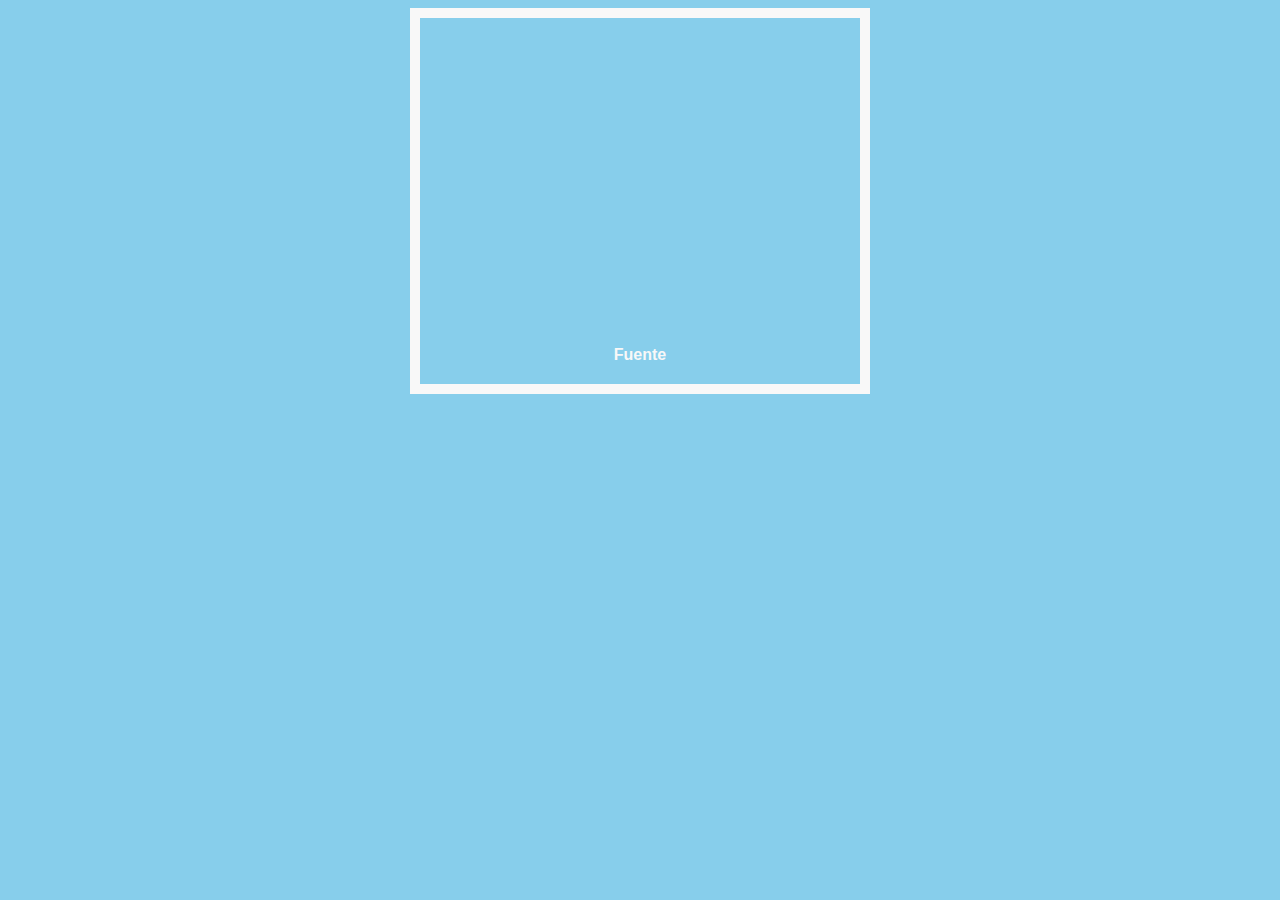
<file: desarrolloweb/hover/index.html>
<!DOCTYPE html>
<html lang="es">
<head>
	<meta charset="UTF-8">
	<title>Hover</title>
	<link rel="stylesheet" type="text/css" href="css/style.css">
</head>
<body>
	<div class="post">
		<img src="images/joystick.png" alt="joystick" width="200">
		<p>Una palanca de mando o joystick (del inglés joy, alegría, y stick, palo)​ es un periférico de entrada que consiste en una palanca que gira sobre una base e informa su ángulo o dirección al dispositivo que está controlando.</p>
		<div class="fuente">
			<a href="https://es.wikipedia.org/wiki/Palanca_de_mando">Fuente</a>
		</div>
	</div>
</body>
</html>
</file>
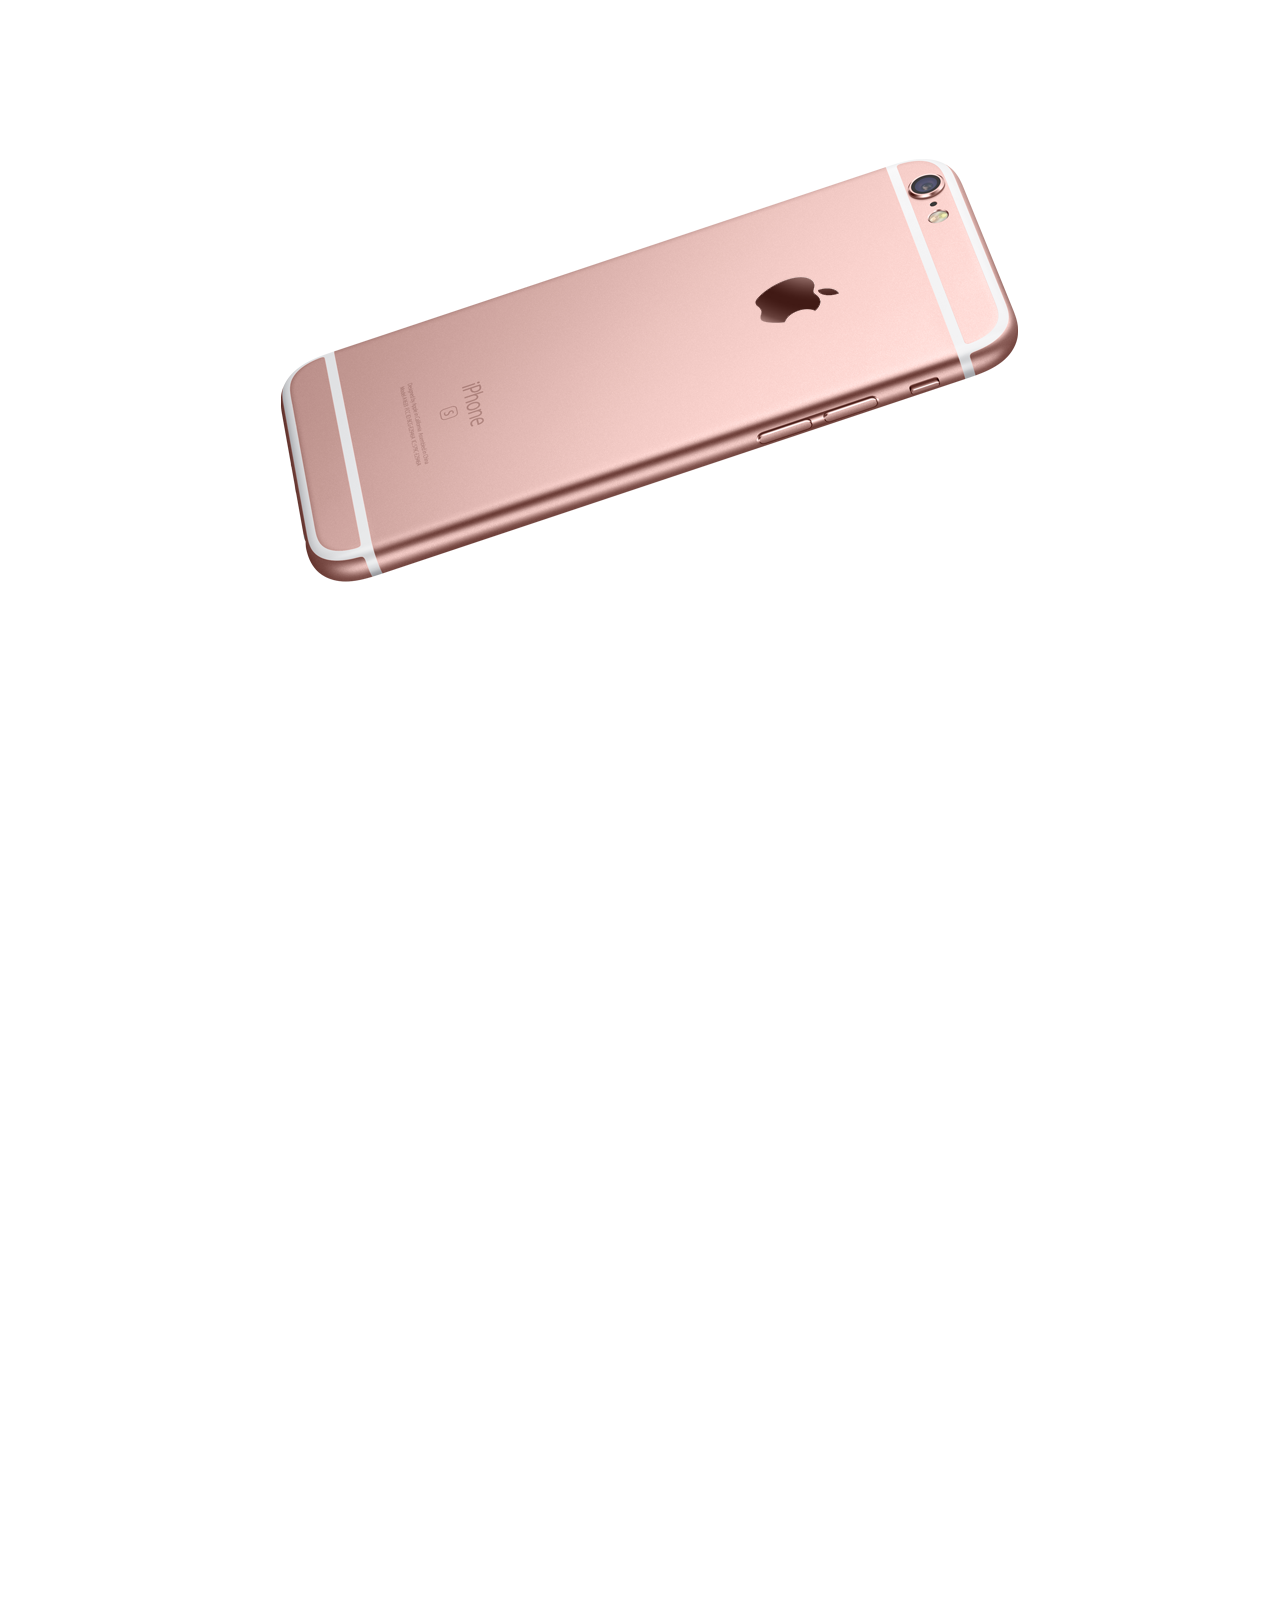
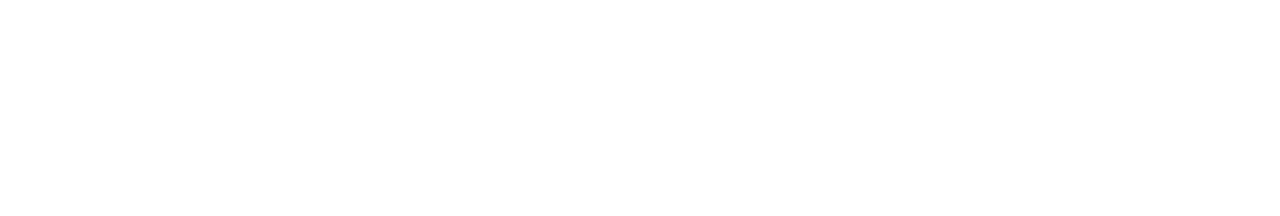
<file: desarrolloweb/parallax/index.html>
<!DOCTYPE html>
<html lang="es">
<head>
	<meta charset="UTF-8">
	<title>Parallax</title>
	<link rel="stylesheet" type="text/css" href="css/style.css">
</head>
<body>
	<section class="container">
		<figure class="iphone" id="iphone">
			<img src="images/iphone.png" alt="iphone">
			<div class="shape" id="mask"></div>
		</figure>
	</section>
	<script type="text/javascript" src="javascript/script.js"></script>
</body>
</html>
</file>
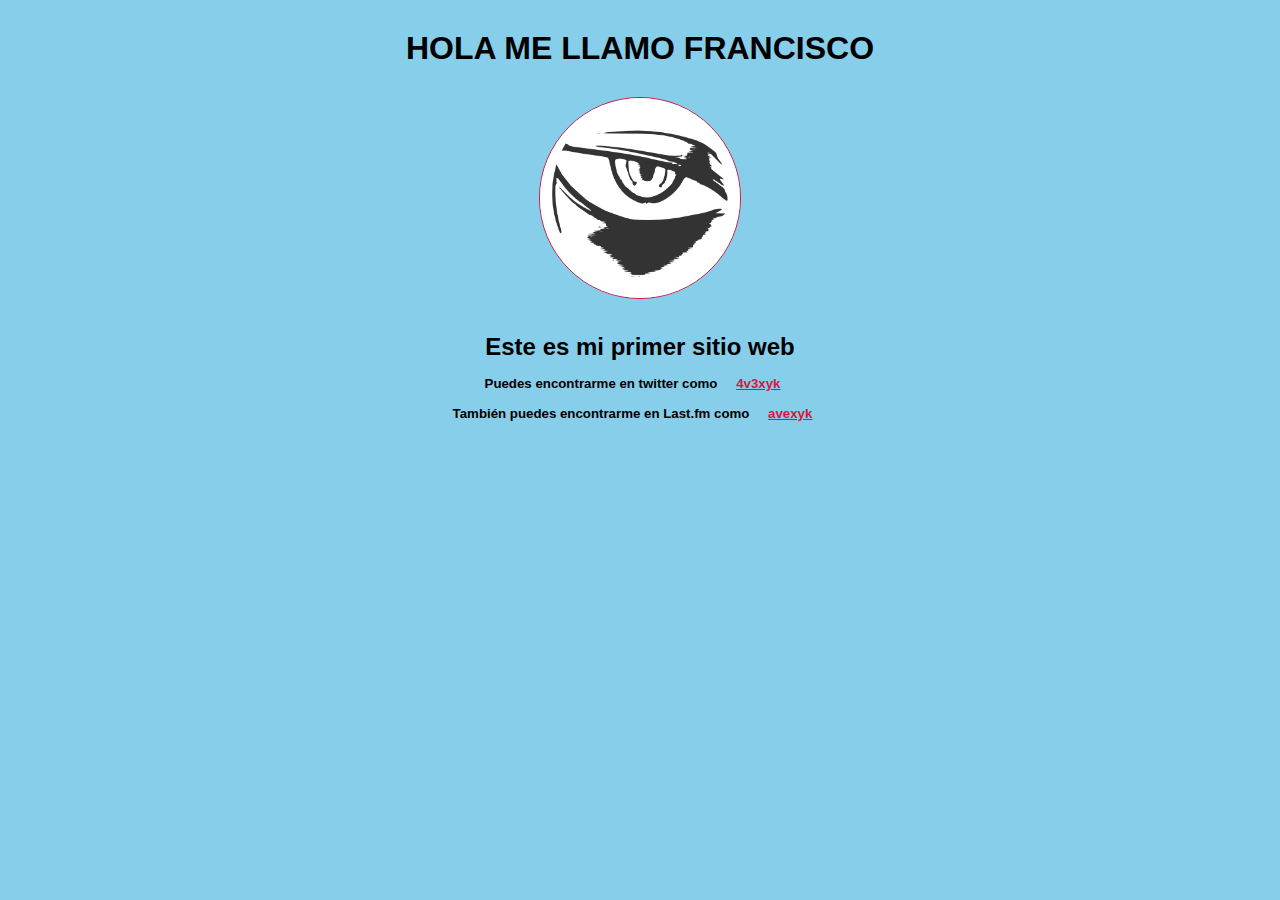
<file: desarrolloweb/perfil/index.html>
<!DOCTYPE html>
<html lang="es">
<head>
	<meta charset="utf-8">
	<title>Francisco Javier</title>
	<style type="text/css">
		* {
			margin: 15px;
		}
		body {
			background-color: skyblue;
			font-family: "PT Sans", sans-serif;
			text-align: center;
		}
		a {
			color: crimson;
		}
		img {
			border: 1px solid crimson;
			border-radius: 50%;
		}
		h1 {
			text-transform: uppercase;
		}
	</style>
</head>
<body>
	<h1>Hola me llamo Francisco</h1>
	<img src="perfil.jpg" alt="Francisco Javier" width="200" height="200">
	<h2>Este es mi primer sitio web</h2>
	<h5>Puedes encontrarme en twitter como <a href="https://twitter.com/4v3xyk" target="_blank">4v3xyk</a></h5>
	<h5>También puedes encontrarme en Last.fm como <a href="https://www.last.fm/es/user/avexyk" target="_blank">avexyk</a></h5>
</body>
</html>
</file>
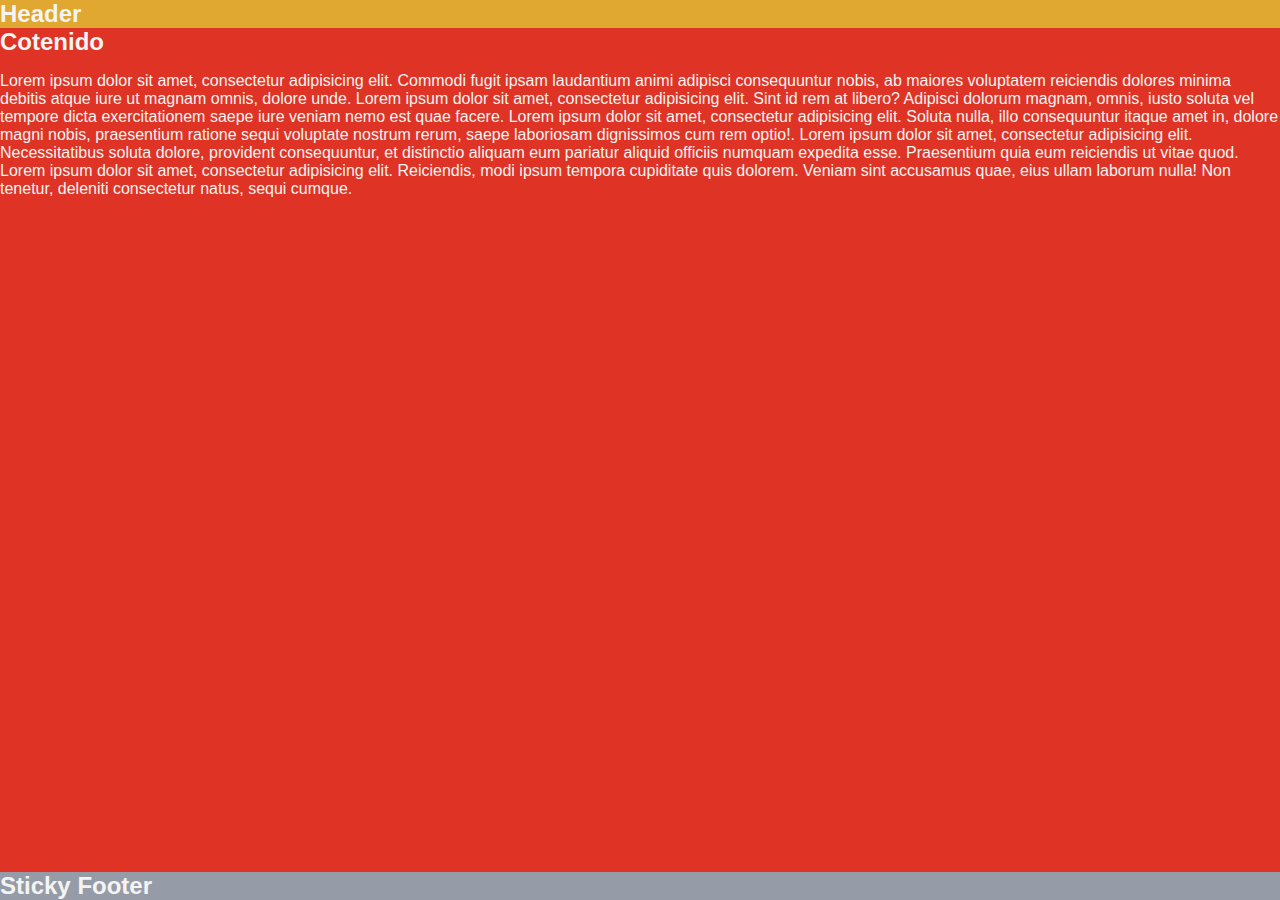
<file: desarrolloweb/sticky/index.html>
<!DOCTYPE html>
<html lang="es">
<head>
	<meta charset="UTF-8">
	<title>Sticky Footer</title>
	<link rel="stylesheet" type="text/css" href="css/style.css">
</head>
<body id="body">
	<header id="header">
		<h2>Header</h2>
	</header>
	<section id="contenido">
		<h2>Cotenido</h2>
		<p>Lorem ipsum dolor sit amet, consectetur adipisicing elit. Commodi fugit ipsam laudantium animi adipisci consequuntur nobis, ab maiores voluptatem reiciendis dolores minima debitis atque iure ut magnam omnis, dolore unde. Lorem ipsum dolor sit amet, consectetur adipisicing elit. Sint id rem at libero? Adipisci dolorum magnam, omnis, iusto soluta vel tempore dicta exercitationem saepe iure veniam nemo est quae facere. Lorem ipsum dolor sit amet, consectetur adipisicing elit. Soluta nulla, illo consequuntur itaque amet in, dolore magni nobis, praesentium ratione sequi voluptate nostrum rerum, saepe laboriosam dignissimos cum rem optio!. Lorem ipsum dolor sit amet, consectetur adipisicing elit. Necessitatibus soluta dolore, provident consequuntur, et distinctio aliquam eum pariatur aliquid officiis numquam expedita esse. Praesentium quia eum reiciendis ut vitae quod. Lorem ipsum dolor sit amet, consectetur adipisicing elit. Reiciendis, modi ipsum tempora cupiditate quis dolorem. Veniam sint accusamus quae, eius ullam laborum nulla! Non tenetur, deleniti consectetur natus, sequi cumque.</p>
	</section>
	<footer id="footer">
		<h2>Sticky Footer</h2>
	</footer>
<!-- 	<script>
		var $contenido = document.getElementById('contenido');
		var $header = document.getElementById('header');
		var $footer = document.getElementById('footer');
		var $body = document.getElementById('body');
		var alto = $body.offsetHeight - ($header.offsetHeight + $footer.offsetHeight);
		console.log(alto);
		$contenido.style.minHeight = alto +"px";
	</script> -->
</body>
</html>
</file>
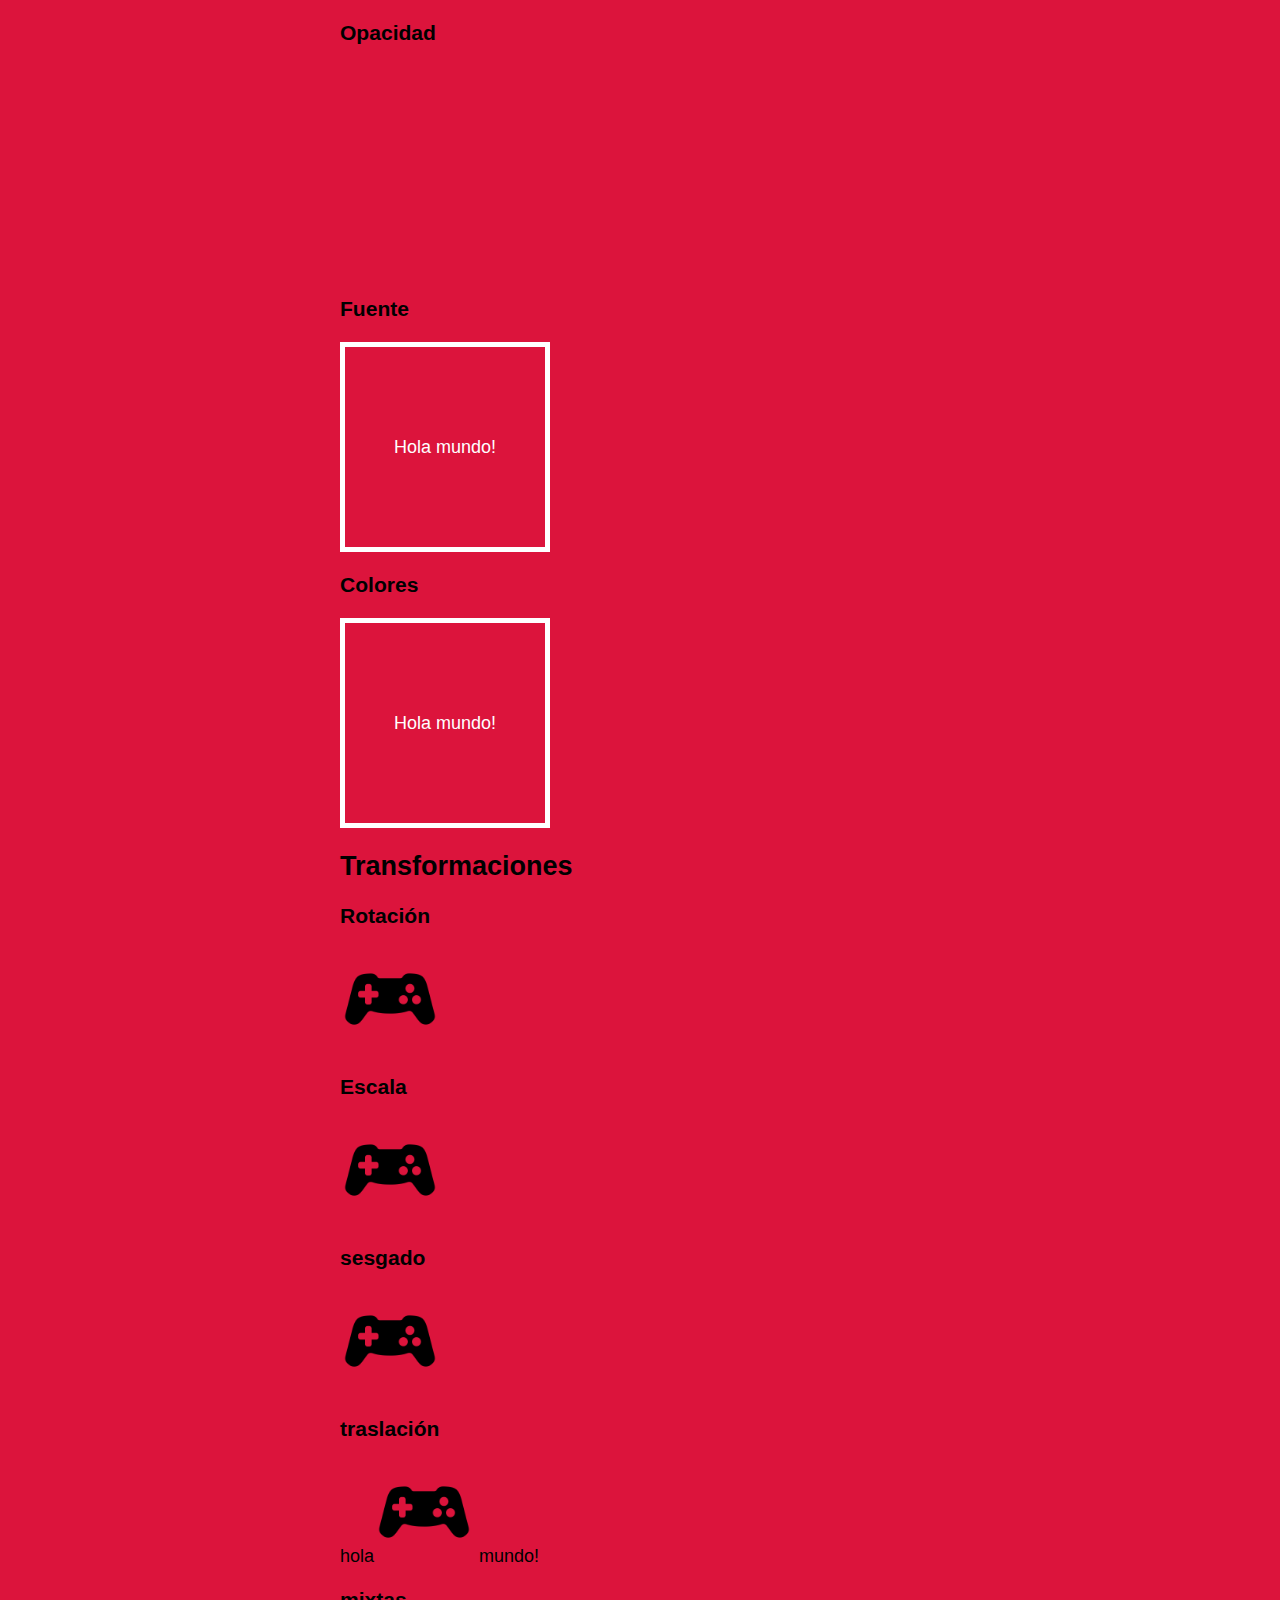
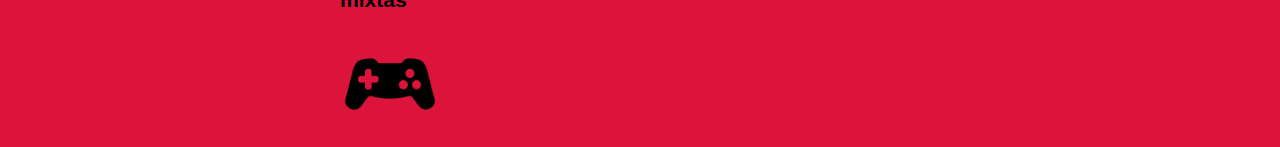
<file: desarrolloweb/transformaciones/index.html>
<!DOCTYPE html>
<html lang="es">
<head>
  <meta charset="UTF-8">
  <title>Transiciones</title>
  <link rel="stylesheet" href="css/style.css"/>
</head>
<body>
  <div class="contenedor">
    <h3>Opacidad</h3>
    <div class="transicion caja opacity">Hola mundo!</div>

    <h3>Fuente</h3>
    <div class="transicion caja fuente">Hola mundo!</div>

    <h3>Colores</h3>
    <div class="transicion caja colores">Hola mundo!</div>

    <h2>Transformaciones</h2>

    <h3>Rotación</h3>
    <img class="transicion rotacion blur" src="images/joystick.png" height="100"/>

    <h3>Escala</h3>
    <img class="transicion escala" src="images/joystick.png" height="100"/>

    <h3>sesgado</h3>
    <img class="transicion sesgado" src="images/joystick.png" height="100"/>
    <h3>traslación</h3>
    <span>hola</span><img class="transicion traslacion" src="images/joystick.png" height="100"/> <span>mundo!</span>
    <h3>mixtas</h3>
    <img class="transicion mixtas" src="images/joystick.png" height="100"/>
  </div>
</body>
</html>
</file>
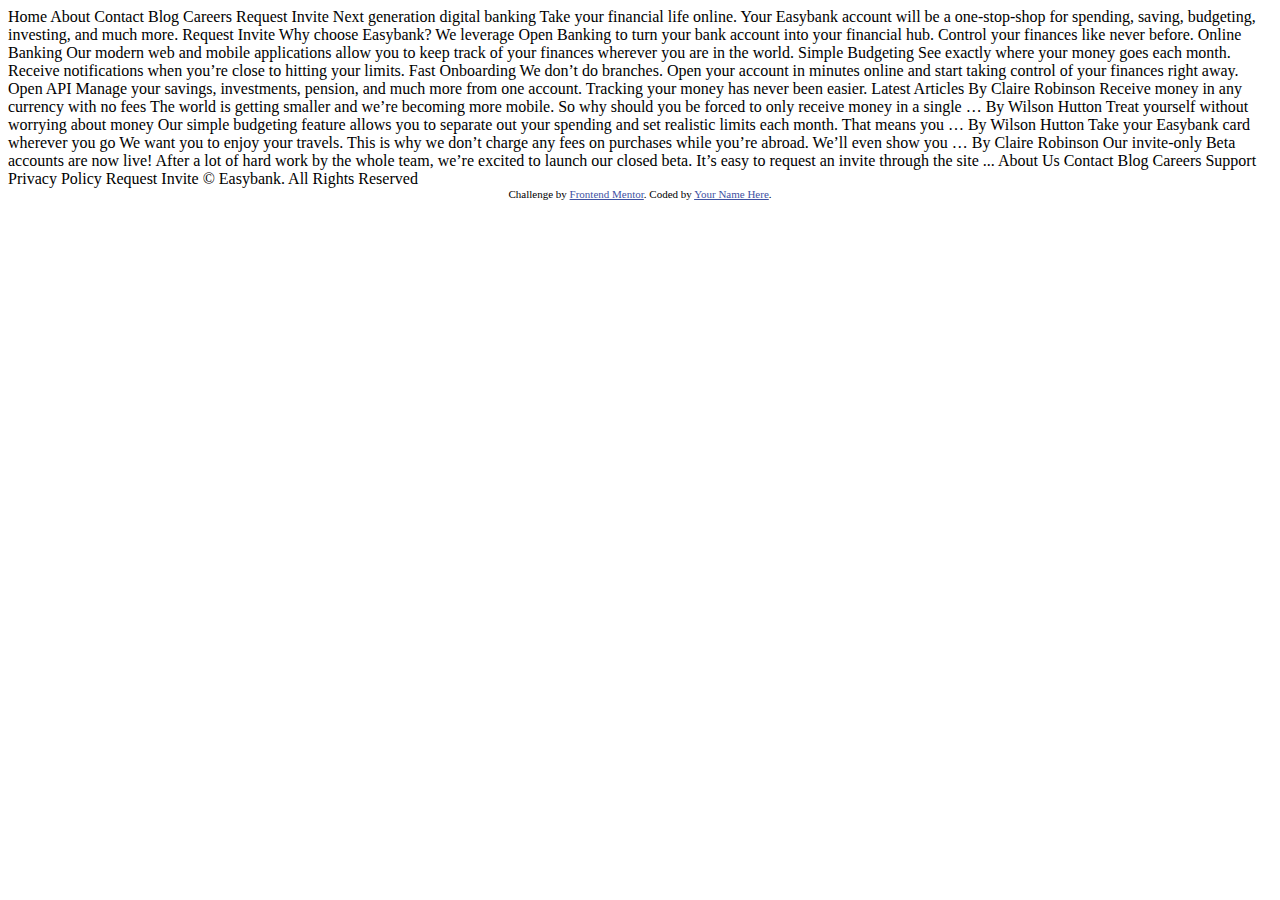
<file: easybank/challenge-assets/index.html>
<!DOCTYPE html>
<html lang="en">
<head>
  <meta charset="UTF-8">
  <meta name="viewport" content="width=device-width, initial-scale=1.0"> <!-- displays site properly based on user's device -->

  <link rel="icon" type="image/png" sizes="32x32" href="./images/favicon-32x32.png">
  
  <title>Frontend Mentor | Easybank landing page</title>

  <!-- Feel free to remove these styles or customise in your own stylesheet 👍 -->
  <style>
    .attribution { font-size: 11px; text-align: center; }
    .attribution a { color: hsl(228, 45%, 44%); }
  </style>
</head>
<body>

  Home
  About
  Contact
  Blog
  Careers

  Request Invite



  Next generation digital banking

  Take your financial life online. Your Easybank account will be a one-stop-shop 
  for spending, saving, budgeting, investing, and much more.

  Request Invite



  Why choose Easybank?

  We leverage Open Banking to turn your bank account into your financial hub. Control 
  your finances like never before.

  Online Banking
  Our modern web and mobile applications allow you to keep track of your finances 
  wherever you are in the world.

  Simple Budgeting
  See exactly where your money goes each month. Receive notifications when you’re 
  close to hitting your limits.

  Fast Onboarding
  We don’t do branches. Open your account in minutes online and start taking control 
  of your finances right away.

  Open API
  Manage your savings, investments, pension, and much more from one account. Tracking 
  your money has never been easier.

  

  Latest Articles

  By Claire Robinson
  Receive money in any currency with no fees
  The world is getting smaller and we’re becoming more mobile. So why should you be 
  forced to only receive money in a single …

  By Wilson Hutton
  Treat yourself without worrying about money
  Our simple budgeting feature allows you to separate out your spending and set 
  realistic limits each month. That means you …

  By Wilson Hutton
  Take your Easybank card wherever you go
  We want you to enjoy your travels. This is why we don’t charge any fees on purchases 
  while you’re abroad. We’ll even show you …

  By Claire Robinson
  Our invite-only Beta accounts are now live!
  After a lot of hard work by the whole team, we’re excited to launch our closed beta. 
  It’s easy to request an invite through the site ...

  

  About Us
  Contact
  Blog
  Careers
  Support
  Privacy Policy

  Request Invite

  © Easybank. All Rights Reserved
  
  <div class="attribution">
    Challenge by <a href="https://www.frontendmentor.io?ref=challenge" target="_blank">Frontend Mentor</a>. 
    Coded by <a href="#">Your Name Here</a>.
  </div>
</body>
</html>
</file>
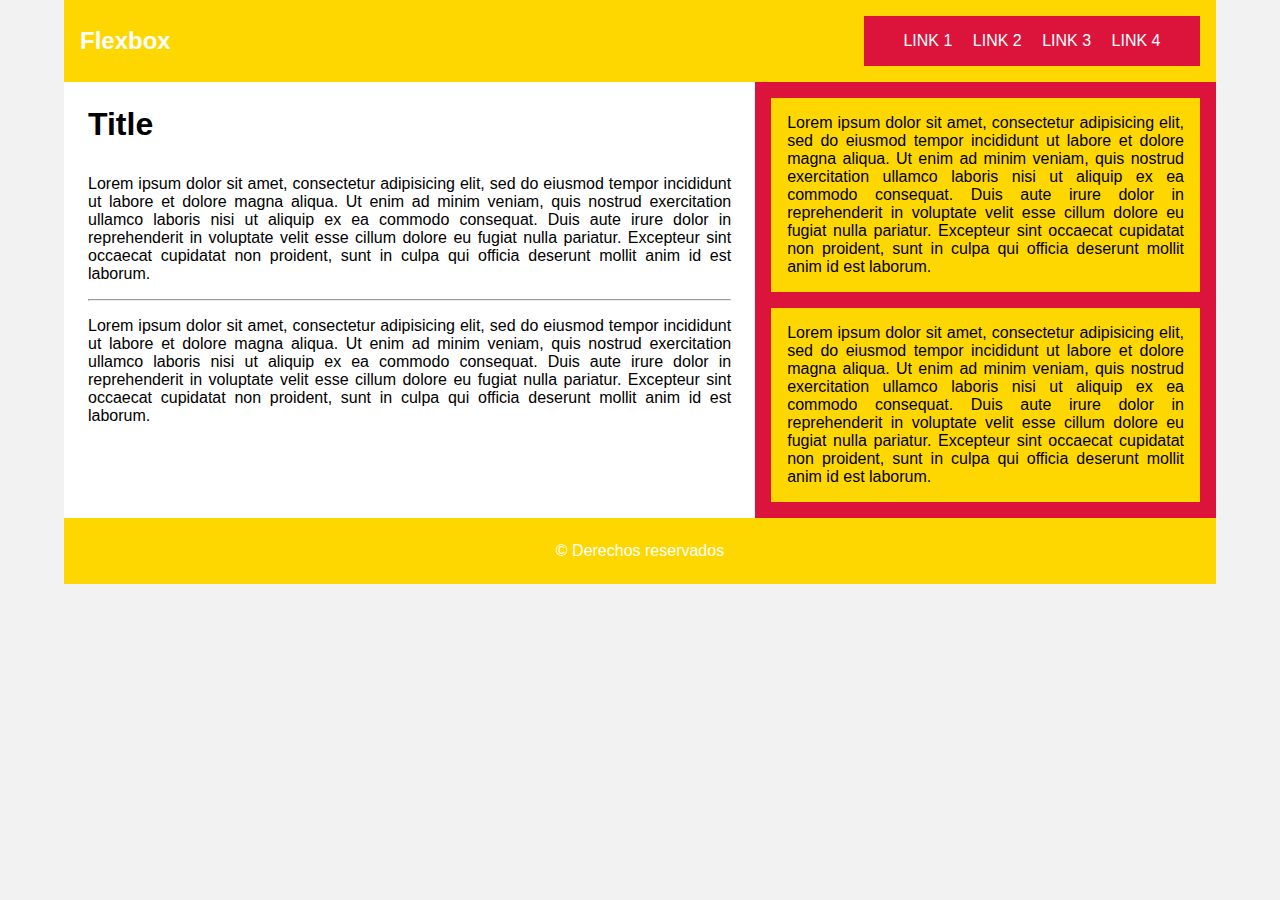
<file: html5css3/flexbox/index.html>
<!DOCTYPE html>
<html lang="es">
<head>
	<meta charset="utf-8">
	<meta name="viewport" content="width=device-width, initial-scale=1.0">
	<meta http-equiv="X-UA-Compatible" content="ie=edge">
	<link rel="stylesheet" type="text/css" href="css/style.css">
	<title>Flexbox</title>
</head>
<body>
	<div class="container">
		<header>
			<h2>Flexbox</h2>
			<nav>
				<a href="">Link 1</a>
				<a href="">Link 2</a>
				<a href="">Link 3</a>
				<a href="">Link 4</a>
			</nav>
		</header>
		<section>
			<h1>Title</h1>
			<p>Lorem ipsum dolor sit amet, consectetur adipisicing elit, sed do eiusmod
			tempor incididunt ut labore et dolore magna aliqua. Ut enim ad minim veniam,
			quis nostrud exercitation ullamco laboris nisi ut aliquip ex ea commodo
			consequat. Duis aute irure dolor in reprehenderit in voluptate velit esse
			cillum dolore eu fugiat nulla pariatur. Excepteur sint occaecat cupidatat non
			proident, sunt in culpa qui officia deserunt mollit anim id est laborum.</p>
			<hr>
			<p>Lorem ipsum dolor sit amet, consectetur adipisicing elit, sed do eiusmod
			tempor incididunt ut labore et dolore magna aliqua. Ut enim ad minim veniam,
			quis nostrud exercitation ullamco laboris nisi ut aliquip ex ea commodo
			consequat. Duis aute irure dolor in reprehenderit in voluptate velit esse
			cillum dolore eu fugiat nulla pariatur. Excepteur sint occaecat cupidatat non
			proident, sunt in culpa qui officia deserunt mollit anim id est laborum.</p>
		</section>
		<aside>
			<p>Lorem ipsum dolor sit amet, consectetur adipisicing elit, sed do eiusmod
			tempor incididunt ut labore et dolore magna aliqua. Ut enim ad minim veniam,
			quis nostrud exercitation ullamco laboris nisi ut aliquip ex ea commodo
			consequat. Duis aute irure dolor in reprehenderit in voluptate velit esse
			cillum dolore eu fugiat nulla pariatur. Excepteur sint occaecat cupidatat non
			proident, sunt in culpa qui officia deserunt mollit anim id est laborum.</p>
			<p>Lorem ipsum dolor sit amet, consectetur adipisicing elit, sed do eiusmod
			tempor incididunt ut labore et dolore magna aliqua. Ut enim ad minim veniam,
			quis nostrud exercitation ullamco laboris nisi ut aliquip ex ea commodo
			consequat. Duis aute irure dolor in reprehenderit in voluptate velit esse
			cillum dolore eu fugiat nulla pariatur. Excepteur sint occaecat cupidatat non
			proident, sunt in culpa qui officia deserunt mollit anim id est laborum.</p>
		</aside>
		<footer>
			<p>&copy Derechos reservados</p>
		</footer>
	</div>
</body>
</html>
</file>
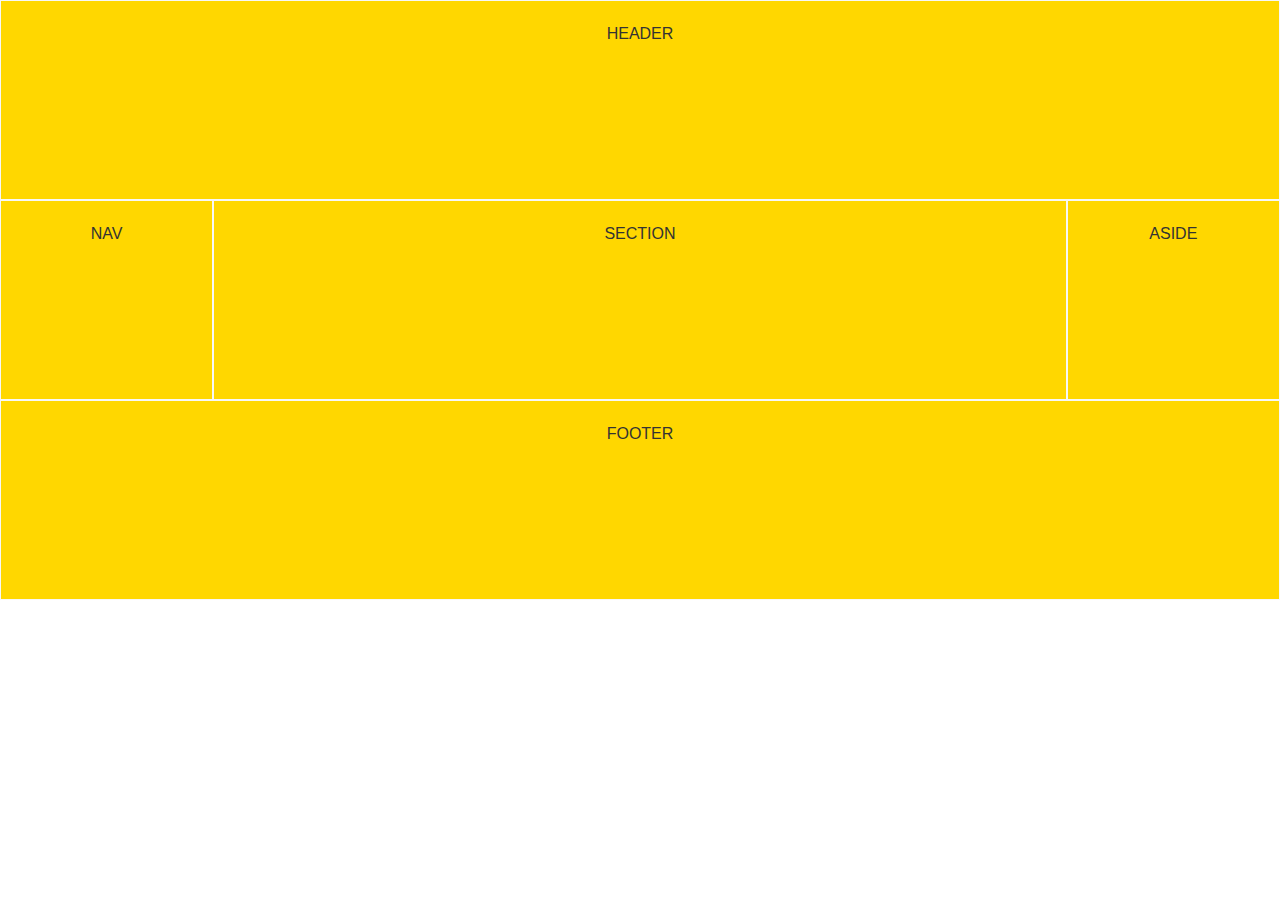
<file: html5css3/flexboxgrid/index.html>
<!DOCTYPE html>
<html lang="es">
<head>
	<meta charset="utf-8">
	<meta name="viewport" content="width=device-width, initial-scale=1.0">
	<meta http-equiv="X-UA-Compatible" content="ie=edge">
	<link rel="stylesheet" type="text/css" href="css/flexboxgrid.css">
	<title>Flexbox-GRID</title>
</head>
<body>
	<div class="row center-xs">
		<header class="col-xs-12">HEADER</header>
		<nav class="col-xs-12 col-md-2">NAV</nav>
		<section class="col-xs-12 col-md-8">SECTION</section>
		<aside class="col-xs-12 col-md-2">ASIDE</aside>
		<footer class="col-xs-12">FOOTER</footer>
	</div>
</body>
</html>
</file>
<file: easybank/static/css/style.css>
.header {
  padding: 1em 0;
  justify-content: space-between;
  position: fixed;
  z-index: 3;
  width: 100%;
  background: white;
}
.header__logo {
  align-self: center;
}
.header__content {
  display: flex;
  justify-content: space-between;
}
.header .button {
  display: none;
}
@media screen and (min-width: 1024px) {
  .header .button {
    display: inline;
  }
  .header__content {
    width: 100%;
    display: flex;
    justify-content: space-between;
  }
}

.hero {
  text-align: center;
  padding-bottom: 5em;
  background: var(--lightGray);
}
.hero .copy {
  margin-bottom: 2.5em;
}
.hero__image {
  height: 300px;
  margin: 0 calc(-1 * var(--wrapperSpace));
  background: url("../../static/images/image-mockups.png") center bottom no-repeat, url("../../static/images/bg-intro-mobile.svg") center no-repeat;
  background-size: 345px, cover;
  margin-bottom: 1.2em;
}
.hero__imageSrc {
  display: none;
}
@media screen and (min-width: 768px) {
  .hero {
    text-align: left;
    background: url("../../static/images/bg-intro-desktop.svg") left 650px top -290px no-repeat;
    background-size: cover;
    min-height: 550px;
    box-sizing: border-box;
  }
  .hero__content {
    position: relative;
    display: grid;
    align-items: center;
    min-height: 550px;
    grid-template-areas: "description image";
    grid-template-columns: 370px 1fr;
  }
  .hero__image {
    grid-area: image;
    min-height: inherit;
    position: absolute;
    width: 500px;
    left: 0;
    top: 0;
    height: 768px;
    background: url("../../static/images/image-mockups.png") left bottom no-repeat;
    background-size: cover;
  }
}
@media screen and (min-width: 1024px) {
  .hero__imageSrc {
    display: block;
    position: relative;
    top: -150px;
    z-index: 1;
  }
  .hero__image {
    background: none;
    left: 150px;
    right: 0;
    top: 0;
  }
}

.menu {
  display: none;
  list-style: none;
  padding: 0;
  margin: 0;
}
.menu__button {
  width: 40px;
  height: 40px;
  background: url("../../static/images/icon-hamburger.svg") no-repeat center;
}
.menu__item {
  display: flex;
  align-items: center;
}
.menu__checkbox {
  display: none;
}
.menu__checkbox:checked ~ .menu__button {
  background: url("../../static/images/icon-close.svg") no-repeat center;
}
.menu__checkbox:checked ~ .menu {
  display: block;
  position: absolute;
  top: 100%;
  padding: 1em;
  left: 0;
  right: 0;
  height: 100vh;
  background: linear-gradient(to bottom, var(--darkBlue) 0%, transparent 90%);
}
.menu__checkbox:checked ~ .menu .menu__item:first-child a {
  padding-top: 2em;
  border-radius: 0.5em 0.5em 0 0;
}
.menu__checkbox:checked ~ .menu .menu__item:last-child a {
  padding-bottom: 2em;
  border-radius: 0 0 0.5em 0.5em;
}
.menu__checkbox:checked ~ .menu a {
  background: white;
  padding: 0.8em 1em;
  color: var(--darkBlue);
  font-size: 1.1em;
  display: block;
  text-align: center;
  flex: 1;
}
.menu a {
  text-decoration: none;
  color: var(--grayBlue);
  padding: 0 0.8em;
}
@media screen and (min-width: 1024px) {
  .menu {
    display: flex;
  }
  .menu__button {
    display: none;
  }
}

.why {
  text-align: center;
  background: var(--gray);
  padding: 5em 0;
}
.why .copy {
  margin-bottom: 4em;
  font-size: 1em;
}
.why__item .copy {
  margin-bottom: 2em;
}
.why__item img {
  margin-bottom: 1.5em;
}
@media screen and (min-width: 768px) {
  .why {
    text-align: left;
  }
  .why__grid {
    display: grid;
    grid-column-gap: 1em;
    grid-template-columns: repeat(2, 1fr);
  }
}
@media screen and (min-width: 1024px) {
  .why__grid {
    display: grid;
    grid-column-gap: 1em;
    grid-template-columns: repeat(4, 1fr);
  }
}

.latestArticles {
  padding: 5em 0;
  background: var(--lightGray);
}
.latestArticles .title__h1 {
  text-align: center;
  margin-bottom: 1em;
}
.latestArticles__grid {
  display: grid;
  grid-row-gap: 2em;
}
.latestArticles__item {
  border-radius: 0.5em;
  overflow: hidden;
  background: var(--white);
}
.latestArticles__item__content {
  padding: 1.8em;
}
.latestArticles__item .copy {
  color: var(--grayBlue);
}
.latestArticles__item small {
  color: var(--grayBlue);
  margin-bottom: 1em;
  display: block;
}
.latestArticles__item img {
  width: 100%;
  object-fit: cover;
  display: block;
}
@media screen and (min-width: 768px) {
  .latestArticles .title__h1 {
    text-align: left;
  }
  .latestArticles__item__content {
    padding: 1em;
  }
  .latestArticles__grid {
    display: grid;
    grid-column-gap: 1.5em;
    grid-template-columns: repeat(2, 1fr);
  }
}
@media screen and (min-width: 1024px) {
  .latestArticles__grid {
    grid-template-columns: repeat(4, 1fr);
  }
}

.footer {
  background: var(--darkBlue);
  color: var(--white);
  padding: 2em 0;
  text-align: center;
}
.footer__logo {
  display: block;
  margin: 0 auto;
  margin-bottom: 2em;
}
.footer__link {
  display: block;
  color: var(--gray);
  text-decoration: none;
  margin-bottom: 2em;
}
.footer__social {
  display: grid;
  grid-template-columns: repeat(5, 25px);
  grid-column-gap: 1em;
  justify-content: center;
  margin: 2.5em 0;
}
.footer__copyright {
  margin-top: 2.5em;
  color: var(--grayBlue);
}
@media screen and (min-width: 1024px) {
  .footer .wrapper {
    display: grid;
    grid-column-gap: 7em;
    grid-template-columns: 200px 1fr 400px;
    grid-template-areas: "logo links button" "social links copyright";
  }
  .footer__links {
    grid-area: links;
    display: grid;
    grid-template-columns: repeat(2, 1fr);
    justify-items: start;
  }
  .footer__logo {
    grid-area: logo;
    margin: initial;
  }
  .footer__social {
    grid-area: social;
  }
  .footer__button {
    grid-area: button;
    text-align: right;
  }
  .footer__copyright {
    grid-area: copyright;
    text-align: right;
  }
}

:root {
  --darkBlue: hsl(233, 26%, 24%);
  --limeGreen: hsl(136, 65%, 51%);
  --rightCyan: hsl(192, 70%, 51%);
  --grayBlue: hsl(233, 8%, 62%);
  --gray: hsl(220, 16%, 96%);
  --lightGray: hsl(0, 0%, 98%);
  --white: hsl(0, 0%, 100%);
  font-size: 16px;
  --wrapperSpace: 1.5em;
}

body {
  font-family: "Public Sans", sans-serif;
  margin: 0;
  color: var(--grayBlue);
  overflow-x: hidden;
}

.copy {
  line-height: 1.7;
  font-size: 0.9em;
}

.is-hidden {
  display: none !important;
}

.wrapper {
  padding: 0 var(--wrapperSpace);
  max-width: calc(1115px + 1.5em);
  margin: auto;
  width: 100%;
  box-sizing: border-box;
}

.title__h1 {
  font-size: 2.5em;
  color: var(--darkBlue);
  font-weight: 300;
  line-height: 1.3;
  margin: 0;
  margin-bottom: 0.5em;
}
.title__h2 {
  font-size: 2.5em;
  color: var(--darkBlue);
  font-weight: 300;
  line-height: 1.3;
  margin: 0;
  margin-bottom: 0.5em;
  font-size: 1.5em;
}
.title__h3 {
  font-size: 2.5em;
  color: var(--darkBlue);
  font-weight: 300;
  line-height: 1.3;
  margin: 0;
  margin-bottom: 0.5em;
  font-size: 1em;
}

.button {
  border: none;
  padding: 0.9em 2.2em;
  font-size: 1em;
  border-radius: 1.5em;
  color: var(--white);
  background-image: linear-gradient(to right, var(--limeGreen) 0%, var(--rightCyan) 100%);
}

.icon__facebook {
  width: 25px;
  height: 25px;
  display: inline-flex;
  background-repeat: no-repeat;
  background-image: url("../../static/images/icon-facebook.svg");
}
.icon__youtube {
  width: 25px;
  height: 25px;
  display: inline-flex;
  background-repeat: no-repeat;
  background-image: url("../../static/images/icon-youtube.svg");
}
.icon__twitter {
  width: 25px;
  height: 25px;
  display: inline-flex;
  background-repeat: no-repeat;
  background-image: url("../../static/images/icon-twitter.svg");
}
.icon__pinterest {
  width: 25px;
  height: 25px;
  display: inline-flex;
  background-repeat: no-repeat;
  background-image: url("../../static/images/icon-pinterest.svg");
}
.icon__instagram {
  width: 25px;
  height: 25px;
  display: inline-flex;
  background-repeat: no-repeat;
  background-image: url("../../static/images/icon-instagram.svg");
}

/*# sourceMappingURL=style.css.map */
</file>
<file: social-dashboard/css/styles.css>
:root {
  /* primary */
  --limeGreen: hsl(163, 72%, 41%);
  --brightRed: hsl(356, 69%, 56%);
  --facebook: hsl(208, 92%, 53%);
  --twitter: hsl(203, 89%, 53%);
  --instagram: linear gradient hsl(37, 97%, 70%) to hsl(329, 70%, 58%);
  --youTube: hsl(348, 97%, 39%);

  /* light theme */
  --whiteBG: hsl(0, 0%, 100%);
  --veryPaleBlueTopBGPattern: hsl(225, 100%, 98%);
  --lightGrayBlueCardBG: hsl(227, 47%, 96%);
  --darkGrayBlueText: hsl(228, 12%, 44%);
  --veryDarkBlueText: hsl(230, 17%, 14%);
}

body {
  margin: 0;
  font-family: 'Inter', sans-serif;
  color: var(--veryDarkBlueText);
}


.wrapper {
  padding: 0 30px;
}

.grid {
  display: grid;
  grid-row-gap: 2em;
}

.card {
  border-radius: 5px;
  overflow: hidden;
  background: var(--lightGrayBlueCardBG);
  text-align: center;
}

.card:before {
  content: "";
  height: 4px;
  display: block;
  background: var(--facebook);
}

.card-title {
  display: flex;
  align-items: center;
  justify-content: center;
  font-size: .8em;
  font-weight: 700;
  color: var(--darkGrayBlueText);
}

.card-title img {
  margin-right: 10px;
}

.card-followers {
  
}

.card-followers-number {
  font-size: 50px;
  font-weight: 700;
}

.card-followers-title {
  display: block;
  text-transform: uppercase;
  color: var(--darkGrayBlueText);
  font-size: 0.7em;
  letter-spacing: 0.3em;
}

.card-today {
  color: var(--limeGreen);
  font-weight: 700;
  font-size: .7em;
  display: flex;
  align-items: center;
  justify-content: center;
}

.card-today img {
  margin-right: .5em;
}
</file>
<file: desarrolloweb/alineaciones/css/style.css>
body {
	background-color: #1D3557;
	font-family: 'PT Sans', sans-serif;
	color: #F1FAEE;
	margin: 0;
}

p {
	padding: 5px;
	margin: 0;
	text-align: justify;
}

.caja {
	background-color: #457B9D;
	width: 200px;
	border: 1px solid #A8DACC;
}

.tipo-a {
	margin: 0 auto;
}

.tipo-b {
	margin-left: calc(100vw / 2 - 100px);
}

.tipo-c  {
	border: 1px solid #A8DACC;
	text-align: center;
}

.tipo-c .caja {
	display: inline-block;
}

.relative {
	position: relative;
	border: 1px solid #A8DACC;
	height: 400px;
}

.tipo-d {
	position: absolute;
	left: 0;
	right: 0;
	margin: 0 auto;
}

.tipo-e {
	position: absolute;
	left: 50%;
	margin-left: -100px;
}

.tipo-f {
	display: flex;
	justify-content: center;
}

.tipo-g {
	display: table;
	width: 100%;
	height: 400px;
}

.tipo-g .caja {
	display: table-cell;
	vertical-align: middle;
}

.height {
	height: 500px;
	background-color: #E63946;
}

.tipo-h {
	padding-top: 55px;
	box-sizing: border-box;
}

.tipo-h .caja {
}

.tipo-i {
	display: flex;
	align-items: center;
	justify-content: center;
}

.tipo-j {
	line-height: 500px;
	text-align: center;
}

.tipo-k > * {
	display: inline;
	vertical-align: middle;
}
</file>
<file: desarrolloweb/blog/css/style.css>
body {
	margin: 0;
	background-color: #f2f2f2;
	font-family: 'PT Sans', sans-serif;
	color: #515151;
}

header {
	background-color: #273b47;
	display: flex;
	justify-content: space-between;
	align-items: center;
	padding: 0 10px;
	height: 50px;
}

a {
	color: #515151;
}

.nav-right {
	height: inherit;
	display: flex;
	align-items: center;
}

.nav-right .button {
	margin-left: 10px;
}

.button {
	background-color: #ff4842;
	/*border-bottom: 3px solid #d0272a;*/
	box-shadow: inset 0 -5px 0 rgba(0, 0, 0, 0.3);
	font-size: 14px;
	padding: 5px 10px 10px;
	border-radius: 5px;
	text-decoration: none;
	color: white;
	transition: 0.3s;
}

.button:active {
	transform: scale(0.9);
}

.button.login {
	/*background-color: #ff4842;*/
	/*border-color: blue;*/
}

h1 {
	margin: 0 0 15px 0;
	font-weight: 500;
}

nav {
	/*float: right;
	position: absolute;
	right: 0;
	top: 0;*/
	height: inherit;
	/*border: 1px solid blue;*/
}

nav a {
	color: white;
	text-decoration: none;
	height: inherit;
	display: flex;
	padding: 0 10px;
	align-items: center;
	/*border-top: 5px solid transparent;*/
}

nav a.active {
	box-shadow: inset 0 5px 0 #7dcd40;
}

nav a:hover {
	/*box-shadow: donde se ubica x y difuminado color;*/
	box-shadow: inset 0 5px 0 crimson !important;
	/*border-top: 5px solid #7dcd40;*/
}

nav ul {
	margin: 0;
	display: flex;
	height: inherit;
}

nav li {
	list-style: none;
	color: white;
	height: inherit;
	display: flex;
	align-items: center;
}

nav li:after {
	content: '|';
	display: inline-block;
	/*margin: 0 10px;*/
}

nav li:last-child:after {
	display: none;
}


.portada {
	/*border: 10px solid crimson;*/
	position: relative;
	margin-bottom: 30px;
}

.portada .description {
	background-color: rgba(255, 255, 255, 0.8);
	position: absolute;
	bottom: 30px;
	left: 20px;
	padding: 20px;
}

.blog {
	width: 1000px;
	margin: 0 auto;
}

.blog-grid {
	display: flex;
	flex-wrap: wrap;
	justify-content: space-between;
}

.blog-grid h3 {
	font-weight: 500;
	margin: 10px 0 15px;
}

.grid-item {
	width: 300px;
}

.grid-item .description {
	margin-bottom: 25px;
}

.paginador {
	display: flex;
	justify-content: center;
	align-items: center;
	padding: 20px 0;
}

.paginador ul {
	display: flex;
	list-style: none;
	margin: 0;
	padding: 0;
	margin-left: 10px;
}

.paginador li {
	background-color: #eaeaea;
	height: 40px;
	line-height: 40px;
	border: 1px solid #ccc;
	margin: 0 5px;
}

.paginador li.paginador-active {
	border-color: transparent;
	background-color: #f8f8f8;
}

.paginador a {
	text-decoration: none;
	padding: 0 10px;
	display: block;
	height: inherit;
}

.autor {
	display: flex;
	justify-content: space-between;
	align-items: center;
	font-size: 13px;
	border-top: 1px solid gray;
	padding-top: 15px;
}

.autor img {
	background-color: white;
	border-radius: 50%;
	vertical-align: middle;
	margin-right: 8px;
}

.autor p {
	margin: 0;
}
</file>
<file: desarrolloweb/css/css/style.css>
body {
	background-color: skyblue;
	margin: 0;
}

.land {
	background-image: url('../images/bg-wrapper.png');
	position: absolute;
	left: 0;
	bottom: 0;
	right: 0;
	margin: 0 auto;
	width: 1024px;
	height: 243px;
}

.container {
	/*background-position: center bottom;
	background-repeat: no-repeat;*/
	height: 100vh;
	width: 100vw;
}

.animacion {
	/*background-color: crimson;*/
	width: 166px;
	height: 171px;
	position: absolute;
	bottom: 0;
	left: 0;
	overflow: hidden;
	transition: 0.5s;
	/*animation: tiempo | nombre de la animacion | repeticion*/
}

.animacion:hover {
	/*background-color: crimson;*/
}

.animacion:hover .cabeza {
	/*border: 10px solid crimson;*/
	animation: 0.5s animacion infinite;
	/*transform: translateY(5px);*/
}

.animacion:hover .ipad {
	transform: rotate(-7deg);
}

.cuerpo {
	position: absolute;
	left: 0;
	bottom: 0;
}

.cabeza {
	position: absolute;
	left: 0;
	top: 0;
	/*transition: 0.3s;*/
}

.ipad {
	position: absolute;
	left: 0;
	bottom: -20px;
	transition: 0.2s;
}

@keyframes animacion {
	/*0% - 50% - 100%*/
	/*from to*/
/*	from {
		/*border: 1px solid crimson;
	}
	to {
		transform: translateY(5px);
	}*/
/*	0% {

	}*/
	50% {
		transform: translateY(5px) rotate(2deg);

	}
	100% {
		transform: translateY(0px);
	}
}
</file>
<file: desarrolloweb/hover/css/style.css>
body {
	background-color: skyblue;
	font-family: 'Ubuntu', sans-serif;
}

a {
	color: #F8F8F8;
	font-weight: bold;
	text-decoration: none;
}

p {
	text-align: justify;
}

img {
	transition: 0.5s;
}

.post {
	margin: auto;
	width: 400px;
	border: 10px solid #F8F8F8;
	padding: 20px;
	text-align: center;
	color: #F8F8F8;
	transition: 0.5s;
	overflow: hidden;
}

.post:hover {
	border-color: #333;
	background-color: #F8F8F8;
	color: #333;
}

.post:hover a {
	color: skyblue;
	font-weight: bold;
}

.post img {
	transform: translateY(-200px);
}

.post:hover img {
	transform: scale(0.8);
}

.post p {
	transform: translateY(200px);
	transition: 0.5s;
}

.post:hover p {
	transform: translateY(0);
}

.post .fuente {
	transition: 0.5s;
}

.post:hover .fuente {
	transform: rotate(360deg);
}
</file>
<file: desarrolloweb/parallax/css/style.css>
.container {
	height: 200vh;
	width: 800px;
	margin: 0 auto;
	text-align: center;
}

.iphone {
	display: inline-block;
	margin-top: 150px;
	position: relative;
	transition: 0.1s;
}

.shape {
	background-image: url('../images/shape.jpg');
	background-position: -54px;
	width: 128px;
	height: 128px;
	position: absolute;
	top: 75px;
	right: 161px;
	-webkit-mask-image: url('../images/apple-mask.png');
	mask-image: url('../images/apple-mask.png');
}
</file>
<file: desarrolloweb/sticky/css/style.css>
body {
	background-color: #27212c;
	min-height: 100vh; /*viewport height viewport width*/
	color: #f4f4f2;
	margin: 0;
	display: flex;
	flex-direction: column;
	font-family: 'Ubuntu', sans-serif;
}

h2 {
	margin: 0;
}

header {
	background-color: #e0a731;
	/*height: 50px;*/
}

section {
	background-color: #de3325;
	flex: 1;
	/*min-height: 450px;*/
}

footer {
	background-color: #969ca7;
	/*height: 100px;*/
	/*position: fixed;*/
	/*bottom: 0;*/
	/*left: 0;*/
	/*right: 0;*/
}
</file>
<file: desarrolloweb/transformaciones/css/style.css>
body {
	background-color: crimson;
	font-family: 'PT Sans Narrow', sans-serif;
	font-size: 18px;
}

.contenedor {
  margin: 0 auto;
  width: 600px;
  font-family: sans-serif;
}

.caja {
	display: grid;
	justify-content: center;
	align-items: center;
  width: 200px;
  height: 200px;
  border: 5px solid white;
  color: white;
}

.transicion {
	/*duration, aceleracion, properties*/
	transition: 0.5s;
/*transition: 500ms opacity ease;
	transition-duration: 500ms;
	transition-property: opacity;
	transition-timing-function: ease;*/
}

.opacity {
	opacity: 0;
}

.opacity:hover {
	opacity: 1;
}

.fuente:hover {
	font-size: 24px;
	font-weight: 600;
}

.colores:hover {
	color: crimson;
	background-color: black;
	text-rendering: optimizeLegibility;
}

.rotacion:hover {
	transform: rotate(360deg);
}

.escala:hover {
	transform: scale(2);
}

.sesgado:hover {
	transform: skew(45deg);
}

.traslacion:hover {
	transform: translate3d(40px, 40px, 50px);
}

.mixtas:hover {
	transform: rotate(180deg) scale(2) skew(45deg) translateX(50px);
}

.blur:hover {
	filter: blur(5px);
}
</file>
<file: html5css3/flexbox/css/style.css>
* {
	margin: 0;
	padding: 0;
	box-sizing: border-box;
	font-family: 'Lato', sans-serif;
	text-decoration: none;
	text-align: justify;
}

body {
	background-color: #f2f2f2;
}

.container {
	margin: auto;
	max-width: 1200px;
	width: 90%;
	display: flex;
	flex-flow: row wrap;
}

header, footer {
	background-color: gold;
	color: #fff;
	padding: 1em;
	display: flex;
	align-items: center;
	flex-basis: 100%;
	flex-flow: row wrap;
	justify-content: space-between;
}

header nav {
	background-color: crimson;
	padding: 1em;
	flex-basis: 30%;
	text-align: center;
}

header nav a {
	color: white;
	padding: 0.5em;
	text-transform: uppercase;
	justify-content: space-around;
}

header nav a:hover {
	background-color: goldenrod;
}

section {
	background-color: white;
	flex: 1 1 60%;
	padding: 1.5em;
}

section p, section hr, section h1 {
	margin-bottom: 1em;
}

aside {
	background-color: crimson;
	flex: 1 1 40%;
}

aside p {
	background-color: gold;
	margin: 1em;
	padding: 1em;
}

footer {
	padding: 1.5em 0;
	justify-content: center;
}

@media (max-width: 760px) {
	.container {
		flex-direction: column;
	}
	header {
		margin: 0;
		padding: 0;
		justify-content: center;
	}
	header nav {
		flex-basis: 100%;
	}
	h2 {
		padding: 1.5em 0;
	}
}
</file>
<file: html5css3/flexboxgrid/css/flexboxgrid.css>
* {
  margin: 0;
  padding: 0;
  font-family: 'Lato', sans-serif;
  color: #333;
  box-sizing: border-box;
  text-align: center;
}

header, nav, section, aside, footer {
  background-color: gold;
  border: 1px solid #f7f7f7;
  height: 200px;
  padding-top: 1.5em;
}

@media (max-width: 420px) {
  header, nav, section, footer {
    height: 100px;
  }
  aside {
    display: none;
  }
  nav {
    order: 1;
  }
  header {
    order: 2;
  }
  section {
    order: 3;
  }
  footer {
    order: 4;
  }
}

/* Uncomment and set these variables to customize the grid. */

.container-fluid {
  margin-right: auto;
  margin-left: auto;
  padding-right: 2rem;
  padding-left: 2rem;
}

.row {
  box-sizing: border-box;
  display: -ms-flexbox;
  display: -webkit-box;
  display: flex;
  -ms-flex: 0 1 auto;
  -webkit-box-flex: 0;
  flex: 0 1 auto;
  -ms-flex-direction: row;
  -webkit-box-orient: horizontal;
  -webkit-box-direction: normal;
  flex-direction: row;
  -ms-flex-wrap: wrap;
  flex-wrap: wrap;
 /* margin-right: -1rem;
  margin-left: -1rem;*/
}

.row.reverse {
  -ms-flex-direction: row-reverse;
  -webkit-box-orient: horizontal;
  -webkit-box-direction: reverse;
  flex-direction: row-reverse;
}

.col.reverse {
  -ms-flex-direction: column-reverse;
  -webkit-box-orient: vertical;
  -webkit-box-direction: reverse;
  flex-direction: column-reverse;
}

.col-xs,
.col-xs-1,
.col-xs-2,
.col-xs-3,
.col-xs-4,
.col-xs-5,
.col-xs-6,
.col-xs-7,
.col-xs-8,
.col-xs-9,
.col-xs-10,
.col-xs-11,
.col-xs-12 {
  box-sizing: border-box;
  -ms-flex: 0 0 auto;
  -webkit-box-flex: 0;
  flex: 0 0 auto;
  padding-right: 1rem;
  padding-left: 1rem;
}

.col-xs {
  -webkit-flex-grow: 1;
  -ms-flex-positive: 1;
  -webkit-box-flex: 1;
  flex-grow: 1;
  -ms-flex-preferred-size: 0;
  flex-basis: 0;
  max-width: 100%;
}

.col-xs-1 {
  -ms-flex-preferred-size: 8.333%;
  flex-basis: 8.333%;
  max-width: 8.333%;
}

.col-xs-2 {
  -ms-flex-preferred-size: 16.667%;
  flex-basis: 16.667%;
  max-width: 16.667%;
}

.col-xs-3 {
  -ms-flex-preferred-size: 25%;
  flex-basis: 25%;
  max-width: 25%;
}

.col-xs-4 {
  -ms-flex-preferred-size: 33.333%;
  flex-basis: 33.333%;
  max-width: 33.333%;
}

.col-xs-5 {
  -ms-flex-preferred-size: 41.667%;
  flex-basis: 41.667%;
  max-width: 41.667%;
}

.col-xs-6 {
  -ms-flex-preferred-size: 50%;
  flex-basis: 50%;
  max-width: 50%;
}

.col-xs-7 {
  -ms-flex-preferred-size: 58.333%;
  flex-basis: 58.333%;
  max-width: 58.333%;
}

.col-xs-8 {
  -ms-flex-preferred-size: 66.667%;
  flex-basis: 66.667%;
  max-width: 66.667%;
}

.col-xs-9 {
  -ms-flex-preferred-size: 75%;
  flex-basis: 75%;
  max-width: 75%;
}

.col-xs-10 {
  -ms-flex-preferred-size: 83.333%;
  flex-basis: 83.333%;
  max-width: 83.333%;
}

.col-xs-11 {
  -ms-flex-preferred-size: 91.667%;
  flex-basis: 91.667%;
  max-width: 91.667%;
}

.col-xs-12 {
  -ms-flex-preferred-size: 100%;
  flex-basis: 100%;
  max-width: 100%;
}

.col-xs-offset-1 {
  margin-left: 8.333%;
}

.col-xs-offset-2 {
  margin-left: 16.667%;
}

.col-xs-offset-3 {
  margin-left: 25%;
}

.col-xs-offset-4 {
  margin-left: 33.333%;
}

.col-xs-offset-5 {
  margin-left: 41.667%;
}

.col-xs-offset-6 {
  margin-left: 50%;
}

.col-xs-offset-7 {
  margin-left: 58.333%;
}

.col-xs-offset-8 {
  margin-left: 66.667%;
}

.col-xs-offset-9 {
  margin-left: 75%;
}

.col-xs-offset-10 {
  margin-left: 83.333%;
}

.col-xs-offset-11 {
  margin-left: 91.667%;
}

.start-xs {
  -ms-flex-pack: start;
  -webkit-box-pack: start;
  justify-content: flex-start;
  text-align: start;
}

.center-xs {
  -ms-flex-pack: center;
  -webkit-box-pack: center;
  justify-content: center;
  text-align: center;
}

.end-xs {
  -ms-flex-pack: end;
  -webkit-box-pack: end;
  justify-content: flex-end;
  text-align: end;
}

.top-xs {
  -ms-flex-align: start;
  -webkit-box-align: start;
  align-items: flex-start;
}

.middle-xs {
  -ms-flex-align: center;
  -webkit-box-align: center;
  align-items: center;
}

.bottom-xs {
  -ms-flex-align: end;
  -webkit-box-align: end;
  align-items: flex-end;
}

.around-xs {
  -ms-flex-pack: distribute;
  justify-content: space-around;
}

.between-xs {
  -ms-flex-pack: justify;
  -webkit-box-pack: justify;
  justify-content: space-between;
}

.first-xs {
  -ms-flex-order: -1;
  -webkit-box-ordinal-group: 0;
  order: -1;
}

.last-xs {
  -ms-flex-order: 1;
  -webkit-box-ordinal-group: 2;
  order: 1;
}

@media only screen and (min-width: 48em) {
  .container {
    width: 46rem;
  }

  .col-sm,
  .col-sm-1,
  .col-sm-2,
  .col-sm-3,
  .col-sm-4,
  .col-sm-5,
  .col-sm-6,
  .col-sm-7,
  .col-sm-8,
  .col-sm-9,
  .col-sm-10,
  .col-sm-11,
  .col-sm-12 {
    box-sizing: border-box;
    -ms-flex: 0 0 auto;
    -webkit-box-flex: 0;
    flex: 0 0 auto;
    padding-right: 1rem;
    padding-left: 1rem;
  }

  .col-sm {
    -webkit-flex-grow: 1;
    -ms-flex-positive: 1;
    -webkit-box-flex: 1;
    flex-grow: 1;
    -ms-flex-preferred-size: 0;
    flex-basis: 0;
    max-width: 100%;
  }

  .col-sm-1 {
    -ms-flex-preferred-size: 8.333%;
    flex-basis: 8.333%;
    max-width: 8.333%;
  }

  .col-sm-2 {
    -ms-flex-preferred-size: 16.667%;
    flex-basis: 16.667%;
    max-width: 16.667%;
  }

  .col-sm-3 {
    -ms-flex-preferred-size: 25%;
    flex-basis: 25%;
    max-width: 25%;
  }

  .col-sm-4 {
    -ms-flex-preferred-size: 33.333%;
    flex-basis: 33.333%;
    max-width: 33.333%;
  }

  .col-sm-5 {
    -ms-flex-preferred-size: 41.667%;
    flex-basis: 41.667%;
    max-width: 41.667%;
  }

  .col-sm-6 {
    -ms-flex-preferred-size: 50%;
    flex-basis: 50%;
    max-width: 50%;
  }

  .col-sm-7 {
    -ms-flex-preferred-size: 58.333%;
    flex-basis: 58.333%;
    max-width: 58.333%;
  }

  .col-sm-8 {
    -ms-flex-preferred-size: 66.667%;
    flex-basis: 66.667%;
    max-width: 66.667%;
  }

  .col-sm-9 {
    -ms-flex-preferred-size: 75%;
    flex-basis: 75%;
    max-width: 75%;
  }

  .col-sm-10 {
    -ms-flex-preferred-size: 83.333%;
    flex-basis: 83.333%;
    max-width: 83.333%;
  }

  .col-sm-11 {
    -ms-flex-preferred-size: 91.667%;
    flex-basis: 91.667%;
    max-width: 91.667%;
  }

  .col-sm-12 {
    -ms-flex-preferred-size: 100%;
    flex-basis: 100%;
    max-width: 100%;
  }

  .col-sm-offset-1 {
    margin-left: 8.333%;
  }

  .col-sm-offset-2 {
    margin-left: 16.667%;
  }

  .col-sm-offset-3 {
    margin-left: 25%;
  }

  .col-sm-offset-4 {
    margin-left: 33.333%;
  }

  .col-sm-offset-5 {
    margin-left: 41.667%;
  }

  .col-sm-offset-6 {
    margin-left: 50%;
  }

  .col-sm-offset-7 {
    margin-left: 58.333%;
  }

  .col-sm-offset-8 {
    margin-left: 66.667%;
  }

  .col-sm-offset-9 {
    margin-left: 75%;
  }

  .col-sm-offset-10 {
    margin-left: 83.333%;
  }

  .col-sm-offset-11 {
    margin-left: 91.667%;
  }

  .start-sm {
    -ms-flex-pack: start;
    -webkit-box-pack: start;
    justify-content: flex-start;
    text-align: start;
  }

  .center-sm {
    -ms-flex-pack: center;
    -webkit-box-pack: center;
    justify-content: center;
    text-align: center;
  }

  .end-sm {
    -ms-flex-pack: end;
    -webkit-box-pack: end;
    justify-content: flex-end;
    text-align: end;
  }

  .top-sm {
    -ms-flex-align: start;
    -webkit-box-align: start;
    align-items: flex-start;
  }

  .middle-sm {
    -ms-flex-align: center;
    -webkit-box-align: center;
    align-items: center;
  }

  .bottom-sm {
    -ms-flex-align: end;
    -webkit-box-align: end;
    align-items: flex-end;
  }

  .around-sm {
    -ms-flex-pack: distribute;
    justify-content: space-around;
  }

  .between-sm {
    -ms-flex-pack: justify;
    -webkit-box-pack: justify;
    justify-content: space-between;
  }

  .first-sm {
    -ms-flex-order: -1;
    -webkit-box-ordinal-group: 0;
    order: -1;
  }

  .last-sm {
    -ms-flex-order: 1;
    -webkit-box-ordinal-group: 2;
    order: 1;
  }
}

@media only screen and (min-width: 62em) {
  .container {
    width: 61rem;
  }

  .col-md,
  .col-md-1,
  .col-md-2,
  .col-md-3,
  .col-md-4,
  .col-md-5,
  .col-md-6,
  .col-md-7,
  .col-md-8,
  .col-md-9,
  .col-md-10,
  .col-md-11,
  .col-md-12 {
    box-sizing: border-box;
    -ms-flex: 0 0 auto;
    -webkit-box-flex: 0;
    flex: 0 0 auto;
    padding-right: 1rem;
    padding-left: 1rem;
  }

  .col-md {
    -webkit-flex-grow: 1;
    -ms-flex-positive: 1;
    -webkit-box-flex: 1;
    flex-grow: 1;
    -ms-flex-preferred-size: 0;
    flex-basis: 0;
    max-width: 100%;
  }

  .col-md-1 {
    -ms-flex-preferred-size: 8.333%;
    flex-basis: 8.333%;
    max-width: 8.333%;
  }

  .col-md-2 {
    -ms-flex-preferred-size: 16.667%;
    flex-basis: 16.667%;
    max-width: 16.667%;
  }

  .col-md-3 {
    -ms-flex-preferred-size: 25%;
    flex-basis: 25%;
    max-width: 25%;
  }

  .col-md-4 {
    -ms-flex-preferred-size: 33.333%;
    flex-basis: 33.333%;
    max-width: 33.333%;
  }

  .col-md-5 {
    -ms-flex-preferred-size: 41.667%;
    flex-basis: 41.667%;
    max-width: 41.667%;
  }

  .col-md-6 {
    -ms-flex-preferred-size: 50%;
    flex-basis: 50%;
    max-width: 50%;
  }

  .col-md-7 {
    -ms-flex-preferred-size: 58.333%;
    flex-basis: 58.333%;
    max-width: 58.333%;
  }

  .col-md-8 {
    -ms-flex-preferred-size: 66.667%;
    flex-basis: 66.667%;
    max-width: 66.667%;
  }

  .col-md-9 {
    -ms-flex-preferred-size: 75%;
    flex-basis: 75%;
    max-width: 75%;
  }

  .col-md-10 {
    -ms-flex-preferred-size: 83.333%;
    flex-basis: 83.333%;
    max-width: 83.333%;
  }

  .col-md-11 {
    -ms-flex-preferred-size: 91.667%;
    flex-basis: 91.667%;
    max-width: 91.667%;
  }

  .col-md-12 {
    -ms-flex-preferred-size: 100%;
    flex-basis: 100%;
    max-width: 100%;
  }

  .col-md-offset-1 {
    margin-left: 8.333%;
  }

  .col-md-offset-2 {
    margin-left: 16.667%;
  }

  .col-md-offset-3 {
    margin-left: 25%;
  }

  .col-md-offset-4 {
    margin-left: 33.333%;
  }

  .col-md-offset-5 {
    margin-left: 41.667%;
  }

  .col-md-offset-6 {
    margin-left: 50%;
  }

  .col-md-offset-7 {
    margin-left: 58.333%;
  }

  .col-md-offset-8 {
    margin-left: 66.667%;
  }

  .col-md-offset-9 {
    margin-left: 75%;
  }

  .col-md-offset-10 {
    margin-left: 83.333%;
  }

  .col-md-offset-11 {
    margin-left: 91.667%;
  }

  .start-md {
    -ms-flex-pack: start;
    -webkit-box-pack: start;
    justify-content: flex-start;
    text-align: start;
  }

  .center-md {
    -ms-flex-pack: center;
    -webkit-box-pack: center;
    justify-content: center;
    text-align: center;
  }

  .end-md {
    -ms-flex-pack: end;
    -webkit-box-pack: end;
    justify-content: flex-end;
    text-align: end;
  }

  .top-md {
    -ms-flex-align: start;
    -webkit-box-align: start;
    align-items: flex-start;
  }

  .middle-md {
    -ms-flex-align: center;
    -webkit-box-align: center;
    align-items: center;
  }

  .bottom-md {
    -ms-flex-align: end;
    -webkit-box-align: end;
    align-items: flex-end;
  }

  .around-md {
    -ms-flex-pack: distribute;
    justify-content: space-around;
  }

  .between-md {
    -ms-flex-pack: justify;
    -webkit-box-pack: justify;
    justify-content: space-between;
  }

  .first-md {
    -ms-flex-order: -1;
    -webkit-box-ordinal-group: 0;
    order: -1;
  }

  .last-md {
    -ms-flex-order: 1;
    -webkit-box-ordinal-group: 2;
    order: 1;
  }
}

@media only screen and (min-width: 75em) {
  .container {
    width: 71rem;
  }

  .col-lg,
  .col-lg-1,
  .col-lg-2,
  .col-lg-3,
  .col-lg-4,
  .col-lg-5,
  .col-lg-6,
  .col-lg-7,
  .col-lg-8,
  .col-lg-9,
  .col-lg-10,
  .col-lg-11,
  .col-lg-12 {
    box-sizing: border-box;
    -ms-flex: 0 0 auto;
    -webkit-box-flex: 0;
    flex: 0 0 auto;
    padding-right: 1rem;
    padding-left: 1rem;
  }

  .col-lg {
    -webkit-flex-grow: 1;
    -ms-flex-positive: 1;
    -webkit-box-flex: 1;
    flex-grow: 1;
    -ms-flex-preferred-size: 0;
    flex-basis: 0;
    max-width: 100%;
  }

  .col-lg-1 {
    -ms-flex-preferred-size: 8.333%;
    flex-basis: 8.333%;
    max-width: 8.333%;
  }

  .col-lg-2 {
    -ms-flex-preferred-size: 16.667%;
    flex-basis: 16.667%;
    max-width: 16.667%;
  }

  .col-lg-3 {
    -ms-flex-preferred-size: 25%;
    flex-basis: 25%;
    max-width: 25%;
  }

  .col-lg-4 {
    -ms-flex-preferred-size: 33.333%;
    flex-basis: 33.333%;
    max-width: 33.333%;
  }

  .col-lg-5 {
    -ms-flex-preferred-size: 41.667%;
    flex-basis: 41.667%;
    max-width: 41.667%;
  }

  .col-lg-6 {
    -ms-flex-preferred-size: 50%;
    flex-basis: 50%;
    max-width: 50%;
  }

  .col-lg-7 {
    -ms-flex-preferred-size: 58.333%;
    flex-basis: 58.333%;
    max-width: 58.333%;
  }

  .col-lg-8 {
    -ms-flex-preferred-size: 66.667%;
    flex-basis: 66.667%;
    max-width: 66.667%;
  }

  .col-lg-9 {
    -ms-flex-preferred-size: 75%;
    flex-basis: 75%;
    max-width: 75%;
  }

  .col-lg-10 {
    -ms-flex-preferred-size: 83.333%;
    flex-basis: 83.333%;
    max-width: 83.333%;
  }

  .col-lg-11 {
    -ms-flex-preferred-size: 91.667%;
    flex-basis: 91.667%;
    max-width: 91.667%;
  }

  .col-lg-12 {
    -ms-flex-preferred-size: 100%;
    flex-basis: 100%;
    max-width: 100%;
  }

  .col-lg-offset-1 {
    margin-left: 8.333%;
  }

  .col-lg-offset-2 {
    margin-left: 16.667%;
  }

  .col-lg-offset-3 {
    margin-left: 25%;
  }

  .col-lg-offset-4 {
    margin-left: 33.333%;
  }

  .col-lg-offset-5 {
    margin-left: 41.667%;
  }

  .col-lg-offset-6 {
    margin-left: 50%;
  }

  .col-lg-offset-7 {
    margin-left: 58.333%;
  }

  .col-lg-offset-8 {
    margin-left: 66.667%;
  }

  .col-lg-offset-9 {
    margin-left: 75%;
  }

  .col-lg-offset-10 {
    margin-left: 83.333%;
  }

  .col-lg-offset-11 {
    margin-left: 91.667%;
  }

  .start-lg {
    -ms-flex-pack: start;
    -webkit-box-pack: start;
    justify-content: flex-start;
    text-align: start;
  }

  .center-lg {
    -ms-flex-pack: center;
    -webkit-box-pack: center;
    justify-content: center;
    text-align: center;
  }

  .end-lg {
    -ms-flex-pack: end;
    -webkit-box-pack: end;
    justify-content: flex-end;
    text-align: end;
  }

  .top-lg {
    -ms-flex-align: start;
    -webkit-box-align: start;
    align-items: flex-start;
  }

  .middle-lg {
    -ms-flex-align: center;
    -webkit-box-align: center;
    align-items: center;
  }

  .bottom-lg {
    -ms-flex-align: end;
    -webkit-box-align: end;
    align-items: flex-end;
  }

  .around-lg {
    -ms-flex-pack: distribute;
    justify-content: space-around;
  }

  .between-lg {
    -ms-flex-pack: justify;
    -webkit-box-pack: justify;
    justify-content: space-between;
  }

  .first-lg {
    -ms-flex-order: -1;
    -webkit-box-ordinal-group: 0;
    order: -1;
  }

  .last-lg {
    -ms-flex-order: 1;
    -webkit-box-ordinal-group: 2;
    order: 1;
  }
}
</file>
